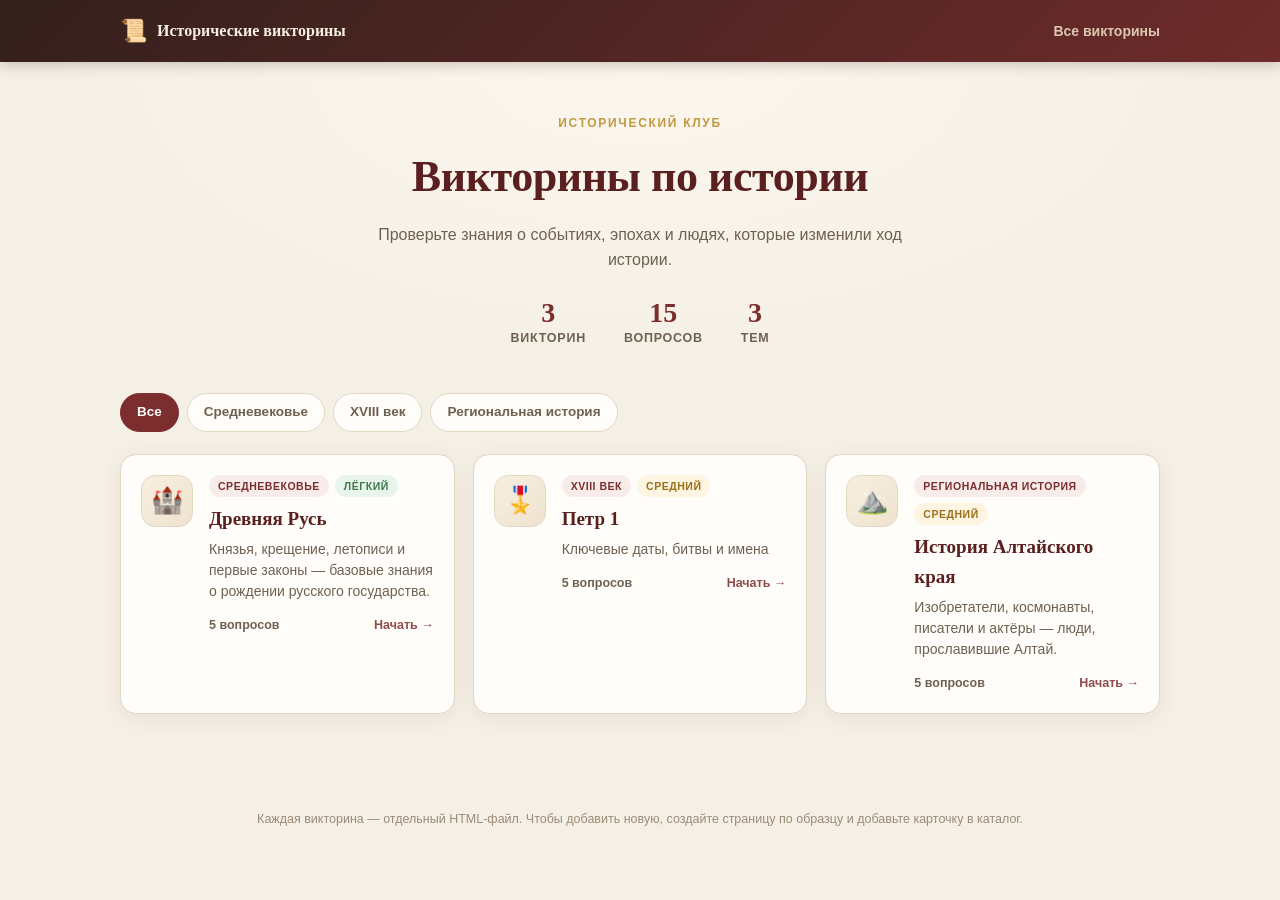
<file: index.html>
<!DOCTYPE html>
<html lang="ru">
<head>
<meta charset="UTF-8">
<meta name="viewport" content="width=device-width, initial-scale=1.0">
<title>Исторические викторины</title>
<link rel="stylesheet" href="styles.css">
</head>
<body>

<header class="site-header">
  <div class="header-inner">
    <a href="index.html" class="logo"><span class="logo-mark">📜</span><span>Исторические викторины</span></a>
    <nav class="header-nav"><a href="index.html">Все викторины</a></nav>
  </div>
</header>

<main>
  <section class="hero">
    <p class="hero-kicker">Исторический клуб</p>
    <h1 class="hero-title">Викторины по истории</h1>
    <p class="hero-sub">Проверьте знания о событиях, эпохах и людях, которые изменили ход истории.</p>
    <div class="hero-stats" id="heroStats"></div>
  </section>

  <section class="catalog">
    <div class="filters" id="filters"></div>
    <div class="quiz-grid" id="quizGrid"></div>
  </section>
</main>

<footer class="site-footer">
  Каждая викторина — отдельный HTML-файл. Чтобы добавить новую, создайте страницу по образцу и добавьте карточку в каталог.
</footer>

<script>
/* =========================================================
   КАТАЛОГ ВИКТОРИН

   Чтобы добавить викторину:
   1. Создайте отдельный HTML-файл (например, quiz-new.html)
      по образцу quiz-ancient-rus.html и заполните window.QUIZ_DATA.
   2. Добавьте объект в массив QUIZZES ниже, указав file.
   ========================================================= */

const QUIZZES = [
  {
    id: 'ancient-rus',
    file: 'quiz-ancient-rus.html',
    title: 'Древняя Русь',
    description: 'Князья, крещение, летописи и первые законы — базовые знания о рождении русского государства.',
    category: 'Средневековье',
    difficulty: 'Лёгкий',
    icon: '🏰',
    count: 5
  },
  {
    id: 'wwii',
    file: 'Peter I.html',
    title: 'Петр 1',
    description: 'Ключевые даты, битвы и имена',
    category: 'XVIII век',
    difficulty: 'Средний',
    icon: '🎖️',
    count: 5
  },
  {
    id: 'altai-history',
    file: 'Altay\quiz-altai-history.html',
    title: 'История Алтайского края',
    description: 'Изобретатели, космонавты, писатели и актёры — люди, прославившие Алтай.',
    category: 'Региональная история',
    difficulty: 'Средний',
    icon: '⛰️',
    count: 5
  }
];

/* =========================================================
   ЛОГИКА КАТАЛОГА
   ========================================================= */

let activeCategory = 'Все';

function escapeHtml(s){
  return String(s).replace(/[&<>"']/g, c => (
    { '&':'&amp;', '<':'&lt;', '>':'&gt;', '"':'&quot;', "'":'&#39;' }[c]
  ));
}

function diffClass(d){
  if (d === 'Лёгкий') return 'easy';
  if (d === 'Сложный') return 'hard';
  return 'medium';
}

function renderStats(){
  const totalQuestions = QUIZZES.reduce((sum, q) => sum + q.count, 0);
  const categories = new Set(QUIZZES.map(q => q.category));
  document.getElementById('heroStats').innerHTML = `
    <div><b>${QUIZZES.length}</b><span>викторин</span></div>
    <div><b>${totalQuestions}</b><span>вопросов</span></div>
    <div><b>${categories.size}</b><span>тем</span></div>
  `;
}

function renderFilters(){
  const categories = ['Все', ...new Set(QUIZZES.map(q => q.category))];
  document.getElementById('filters').innerHTML = categories.map(c => `
    <button class="chip ${c === activeCategory ? 'active' : ''}" data-cat="${escapeHtml(c)}">
      ${escapeHtml(c)}
    </button>`).join('');
}

function renderGrid(){
  const grid = document.getElementById('quizGrid');
  const list = activeCategory === 'Все'
    ? QUIZZES
    : QUIZZES.filter(q => q.category === activeCategory);

  if (!list.length){
    grid.innerHTML = '<p class="empty">В этой категории пока нет викторин.</p>';
    return;
  }

  grid.innerHTML = list.map(q => `
    <a class="quiz-card" href="${escapeHtml(q.file)}">
      <div class="quiz-card-icon">${q.icon || '📜'}</div>
      <div class="quiz-card-body">
        <div class="quiz-card-tags">
          <span class="tag">${escapeHtml(q.category)}</span>
          <span class="tag diff-${diffClass(q.difficulty)}">${escapeHtml(q.difficulty)}</span>
        </div>
        <h3>${escapeHtml(q.title)}</h3>
        <p>${escapeHtml(q.description)}</p>
        <div class="quiz-card-meta">
          <span>${q.count} вопросов</span>
          <span class="go">Начать →</span>
        </div>
      </div>
    </a>
  `).join('');
}

document.getElementById('filters').addEventListener('click', e => {
  const btn = e.target.closest('.chip');
  if (!btn) return;
  activeCategory = btn.dataset.cat;
  document.querySelectorAll('.chip').forEach(c => {
    c.classList.toggle('active', c.dataset.cat === activeCategory);
  });
  renderGrid();
});

renderStats();
renderFilters();
renderGrid();
</script>

</body>
</html>
</file>
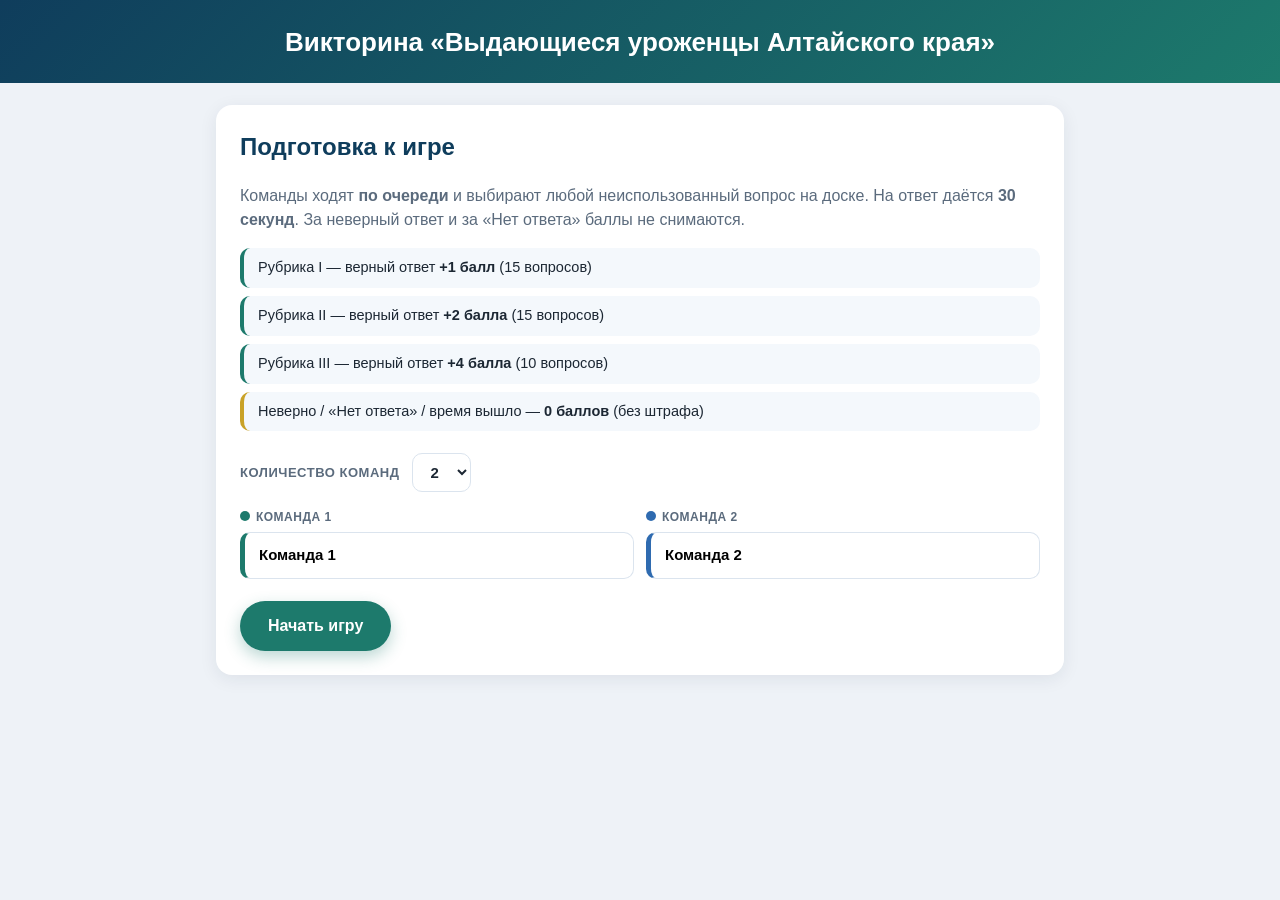
<file: Altay/quiz-altai-history.html>
<!DOCTYPE html>
<html lang="ru">
<head>
<meta charset="UTF-8">
<meta name="viewport" content="width=device-width, initial-scale=1.0">
<title>Викторина «Выдающиеся уроженцы Алтайского края»</title>
<style>
  :root{
    --ink:#1c2733; --brand:#0f3d5c; --accent:#1d7a6c; --line:#dbe4ee;
  }
  *{box-sizing:border-box}
  body{
    margin:0; font-family:-apple-system,BlinkMacSystemFont,"Segoe UI",Roboto,Arial,sans-serif;
    background:#eef2f7; color:var(--ink); line-height:1.5; min-height:100vh;
  }
  header{
    background:linear-gradient(135deg,#0f3d5c 0%,#1d7a6c 100%);
    color:#fff; padding:26px 20px 24px; text-align:center;
  }
  header h1{margin:0; font-size:clamp(18px,3.6vw,26px); line-height:1.25}

  .container{max-width:880px; margin:0 auto; padding:22px 16px 60px}
  .hidden{display:none !important}
  .card{background:#fff; border-radius:16px; padding:24px; box-shadow:0 4px 18px rgba(20,40,70,.08)}

  .btn{
    font:inherit; font-weight:700; padding:13px 28px; border-radius:999px;
    border:none; cursor:pointer; transition:background .15s, transform .1s, opacity .15s;
  }
  .btn:active:not(:disabled){transform:scale(.98)}
  .btn.primary{background:var(--accent); color:#fff; box-shadow:0 6px 16px rgba(29,122,108,.3)}
  .btn.primary:hover:not(:disabled){background:#166254}
  .btn.ghost{background:#fff; color:#5b6b7d; border:1px solid #d5dee8}
  .btn.ghost:hover:not(:disabled){background:#f4f7fa; color:#33475b}
  .btn:disabled{opacity:.45; cursor:not-allowed; box-shadow:none}

  /* ---------- старт ---------- */
  .rules{list-style:none; padding:0; margin:16px 0 22px}
  .rules li{
    padding:9px 14px; border-radius:10px; background:#f4f8fc; margin-bottom:8px;
    font-size:14.5px; border-left:4px solid var(--accent);
  }
  .rules li.zero{border-left-color:#c9a227}
  .team-count-row{
    display:flex; align-items:center; gap:12px; flex-wrap:wrap;
    margin-bottom:16px; font-size:13px; font-weight:700; color:#5b6b7d;
    text-transform:uppercase; letter-spacing:.04em;
  }
  .team-count-row select{
    padding:9px 14px; border-radius:10px; border:1px solid var(--line);
    font:inherit; font-size:15px; background:#fff; color:var(--ink);
    cursor:pointer;
  }
  .team-count-row select:focus{
    outline:none; border-color:var(--accent); box-shadow:0 0 0 3px rgba(29,122,108,.15);
  }
  .name-inputs{
    display:grid; grid-template-columns:repeat(auto-fit,minmax(150px,1fr));
    gap:12px; margin-bottom:22px;
  }
  .name-inputs label{
    display:block; font-size:12px; font-weight:700; color:#5b6b7d;
    text-transform:uppercase; letter-spacing:.04em;
  }
  .name-inputs input{
    width:100%; margin-top:6px; padding:11px 14px; border:1px solid var(--line);
    border-radius:10px; font:inherit; font-size:15px; background:#fff;
    border-left-width:5px;
  }
  .name-inputs input:focus{
    outline:none; border-color:var(--accent); box-shadow:0 0 0 3px rgba(29,122,108,.15);
  }
  .dot{
    display:inline-block; width:10px; height:10px; border-radius:50%;
    margin-right:6px; vertical-align:baseline;
  }

  /* ---------- табло ---------- */
  .scoreboard{
    display:flex; flex-wrap:wrap; gap:12px; margin-bottom:16px;
  }
  .team-card{
    flex:1 1 140px; background:#fff; border-radius:14px; padding:12px 15px;
    border:2px solid #e6ecf3; border-top:5px solid var(--tc);
    box-shadow:0 3px 12px rgba(20,40,70,.07);
    transition:.2s; overflow:hidden;
  }
  .team-card.active{
    background:var(--tsoft); border-color:var(--tc);
    transform:translateY(-2px);
    box-shadow:0 8px 22px rgba(20,40,70,.18);
  }
  .team-card .tname{
    font-size:12px; font-weight:800; color:var(--tc); text-transform:uppercase;
    letter-spacing:.05em; white-space:nowrap; overflow:hidden; text-overflow:ellipsis;
  }
  .team-card .tscore{
    font-size:30px; font-weight:800; color:var(--tc); line-height:1.15;
    font-variant-numeric:tabular-nums;
  }
  .team-card .tscore.neg{color:#c0392b}
  .team-card .tstatus{
    font-size:11.5px; font-weight:700; letter-spacing:.05em; text-transform:uppercase;
    color:var(--tc); opacity:0; transition:.2s;
  }
  .team-card.active .tstatus{opacity:1}

  /* ---------- доска ---------- */
  .turn-hint{
    padding:10px 16px; border-radius:12px; font-size:14.5px; text-align:center;
    border:1px solid transparent; margin-bottom:14px;
  }
  .turn-hint b{font-weight:800}
  .board-section{
    background:#fff; border-radius:14px; padding:16px 18px; margin-bottom:14px;
    box-shadow:0 3px 12px rgba(20,40,70,.07);
  }
  .board-head{
    display:flex; justify-content:space-between; align-items:baseline; gap:10px;
    padding-left:10px; border-left:4px solid; margin-bottom:12px; flex-wrap:wrap;
  }
  .bs-title{font-size:16px; font-weight:800}
  .bs-meta{font-size:12.5px; color:#7b8a9c; font-weight:600}
  .cells{display:grid; grid-template-columns:repeat(5,1fr); gap:8px}
  @media (max-width:560px){ .cells{grid-template-columns:repeat(4,1fr)} }
  .cell{
    aspect-ratio:1.55/1; border-radius:11px; border:2px solid;
    font-family:inherit; cursor:pointer; transition:.15s;
    display:flex; flex-direction:column; align-items:center; justify-content:center; gap:1px;
  }
  .cell .num{font-size:clamp(16px,4vw,22px); font-weight:800; line-height:1}
  .cell .pts{font-size:10.5px; font-weight:700; opacity:.7}
  .cell.r1{background:#e8f1f8; border-color:#b9d3e8; color:#1b5e8a}
  .cell.r1:hover:not(:disabled){background:#d5e6f5; transform:translateY(-2px); box-shadow:0 4px 10px rgba(27,94,138,.18)}
  .cell.r2{background:#e9f6f2; border-color:#a8d9cd; color:#1d7a6c}
  .cell.r2:hover:not(:disabled){background:#d6efe8; transform:translateY(-2px); box-shadow:0 4px 10px rgba(29,122,108,.18)}
  .cell.r3{background:#f0ebfa; border-color:#cfc3ec; color:#5b3fa8}
  .cell.r3:hover:not(:disabled){background:#e4dbf7; transform:translateY(-2px); box-shadow:0 4px 10px rgba(91,63,168,.18)}
  .cell.used{background:#f0f2f5 !important; border-color:#e0e4ea !important; color:#b8c0cc !important; cursor:default; transform:none !important; box-shadow:none !important}
  .cell.used .num{text-decoration:line-through}
  .board-footer{display:flex; justify-content:center; margin-top:8px}

  /* ---------- вопрос ---------- */
  .q-head{display:flex; justify-content:space-between; align-items:center; gap:10px; flex-wrap:wrap; margin-bottom:14px}
  .q-counter{font-size:12px; font-weight:800; letter-spacing:.08em; text-transform:uppercase; color:#7b8a9c}
  .badge{border-radius:999px; padding:4px 13px; font-size:12px; font-weight:700}
  .badge.r1{background:#e8f1f8; color:#1b5e8a}
  .badge.r2{background:#e9f6f2; color:#1d7a6c}
  .badge.r3{background:#f0ebfa; color:#5b3fa8}
  .turn-banner{padding:9px 16px; border-radius:11px; font-size:15px; text-align:center; border:1px solid transparent; margin-bottom:14px}
  .turn-banner b{font-weight:800}

  .timer-wrap{display:flex; align-items:center; gap:12px; margin:0 0 20px}
  .timer-toggle{
    flex:0 0 auto; width:36px; height:36px; border-radius:50%;
    border:1px solid #d5dee8; background:#fff; color:#1d7a6c;
    font-size:14px; cursor:pointer; transition:.15s;
    display:flex; align-items:center; justify-content:center;
    font-family:inherit;
  }
  .timer-toggle:hover:not(:disabled){background:#f4f8fc; border-color:#1d7a6c}
  .timer-toggle:disabled{opacity:.45; cursor:not-allowed}
  .timer-bar{flex:1; height:12px; background:#e6ecf3; border-radius:999px; overflow:hidden}
  .timer-fill{
    height:100%; width:100%; border-radius:999px;
    background:linear-gradient(90deg,#1d7a6c,#3fbfa0);
    transition:width .1s linear, background .3s;
  }
  .timer-fill.warn{background:linear-gradient(90deg,#e0a030,#f0c060)}
  .timer-fill.danger{background:linear-gradient(90deg,#c0392b,#e06050)}
  .timer-num{
    font-variant-numeric:tabular-nums; font-weight:800; font-size:21px;
    color:var(--brand); min-width:2.2ch; text-align:right;
  }
  .timer-num.danger{color:#c0392b}

  .q-text{margin:0 0 18px; font-size:17px; line-height:1.55}

  /* ---------- изображение в вопросе ---------- */
  .q-image-wrap{margin:0 0 20px; text-align:center}
  .q-image{
    max-width:100%; max-height:340px; border-radius:12px;
    border:1px solid #dbe4ee; box-shadow:0 2px 10px rgba(20,40,70,.06);
    display:block; margin:0 auto;
  }
  .q-image-placeholder{
    max-width:420px; margin:0 auto; padding:24px 16px;
    border:2px dashed #c9d0da; border-radius:12px; background:#f8fafc;
    color:#7b8a9c; font-size:13.5px; line-height:1.6;
  }
  .q-image-placeholder b{color:#5b6b7d}

  .options{display:flex; flex-direction:column; gap:9px}
  .options.row{flex-direction:row; gap:12px}
  .options.row .opt{justify-content:center; font-weight:700; font-size:16px}
  .opt{
    display:flex; gap:11px; align-items:flex-start; padding:11px 15px;
    border:1px solid #dbe4ee; border-radius:11px; font-size:15px; background:#fff;
    transition:.15s; font-family:inherit; color:inherit; text-align:left;
    width:100%; cursor:pointer;
  }
  .opt:hover:not(.locked):not(:disabled){background:#f4f8fc; border-color:#b9d3e8}
  .opt:disabled{cursor:default}
  .opt .ltr{font-weight:800; color:#1d7a6c; flex:0 0 auto}
  .opt.correct{border-color:#5fbf87; background:#e7f7ec}
  .opt.correct .ltr{color:#1f8a4c}
  .opt.wrong{border-color:#e08a80; background:#fdeceb}
  .opt.wrong .ltr{color:#c0392b}
  .open-answer-hint{padding:16px; border:1px dashed #c9d0da; border-radius:11px; text-align:center; color:#7b8a9c; font-size:14px; background:#f8fafc}

  .reveal-box{margin-top:14px; padding:12px 16px; border-radius:11px; background:#f4f8fc; border:1px solid #cfdae6; color:#33475b; font-size:14.5px}
  .reveal-box .note{margin-top:6px; font-size:13.5px; font-weight:400; color:#5b6b7d}

  .verdict-bar{display:flex; gap:10px; flex-wrap:wrap; margin-top:20px}
  .vbtn{
    flex:1; min-width:130px; padding:13px 18px; border-radius:12px; border:2px solid;
    font:inherit; font-weight:800; font-size:15px; cursor:pointer; transition:.15s;
    display:flex; align-items:center; justify-content:center; gap:8px;
  }
  .vbtn:active{transform:scale(.98)}
  .v-correct{background:#e7f7ec; border-color:#5fbf87; color:#1f6b40}
  .v-correct:hover{background:#d3f0dd}
  .v-wrong{background:#fdeceb; border-color:#e08a80; color:#a53226}
  .v-wrong:hover{background:#fad8d5}
  .v-noanswer{background:#f0f2f5; border-color:#c9d0da; color:#5b6b7d}
  .v-noanswer:hover{background:#e4e8ee}

  .reveal-row{display:flex; justify-content:flex-end; margin-top:10px}
  .reveal-btn{
    background:none; border:none; color:#7b8a9c; font:inherit; font-size:13px;
    cursor:pointer; text-decoration:underline; padding:4px;
  }
  .reveal-btn:hover{color:#33475b}
  .reveal-btn:disabled{opacity:.5; cursor:default; text-decoration:none}

  .feedback{margin-top:16px; padding:14px 16px; border-radius:12px; font-size:15px; line-height:1.5}
  .feedback.ok{background:#e7f7ec; color:#1f6b40; border:1px solid #a8d9b8}
  .feedback.bad{background:#fdeceb; color:#a53226; border:1px solid #f0b8b2}
  .feedback.neutral{background:#f4f6f9; color:#33475b; border:1px solid #d8dee7}

  .q-actions{display:flex; justify-content:center; gap:12px; flex-wrap:wrap; margin-top:18px}
  .undo-link{
    background:none; border:none; color:#7b8a9c; font:inherit; font-size:13.5px;
    cursor:pointer; text-decoration:underline; padding:6px;
  }
  .undo-link:hover{color:#33475b}

  /* ---------- финал ---------- */
  .winner{text-align:center; font-size:20px; font-weight:800; color:var(--brand); margin:6px 0 22px}
  .final-scores{
    display:grid; grid-template-columns:repeat(auto-fit,minmax(150px,1fr));
    gap:14px;
  }
  .final-team{
    border:2px solid var(--tc); border-top:6px solid var(--tc);
    border-radius:14px; padding:16px; text-align:center; background:var(--tsoft);
  }
  .ft-name{font-size:13px; font-weight:800; text-transform:uppercase; letter-spacing:.04em; color:var(--tc);
           white-space:nowrap; overflow:hidden; text-overflow:ellipsis}
  .ft-score{font-size:42px; font-weight:800; line-height:1.15; font-variant-numeric:tabular-nums; color:var(--tc)}
  .ft-stats{font-size:12.5px; color:#5b6b7d; margin-top:4px}
</style>
</head>
<body>

<header>
  <h1>Викторина «Выдающиеся уроженцы Алтайского края»</h1>
</header>

<main class="container">

  <!-- СТАРТ -->
  <section id="startScreen" class="card">
    <h2 style="margin-top:0;color:var(--brand)">Подготовка к игре</h2>
    <p style="margin-top:0;color:#5b6b7d">
      Команды ходят <b>по очереди</b> и выбирают любой неиспользованный вопрос на доске.
      На ответ даётся <b>30 секунд</b>. За неверный ответ и за «Нет ответа» баллы не снимаются.
    </p>
    <ul class="rules">
      <li>Рубрика I — верный ответ <b>+1 балл</b> (15 вопросов)</li>
      <li>Рубрика II — верный ответ <b>+2 балла</b> (15 вопросов)</li>
      <li>Рубрика III — верный ответ <b>+4 балла</b> (10 вопросов)</li>
      <li class="zero">Неверно / «Нет ответа» / время вышло — <b>0 баллов</b> (без штрафа)</li>
    </ul>

    <div class="team-count-row">
      <label for="teamCount">Количество команд</label>
      <select id="teamCount">
        <option value="2" selected>2</option>
        <option value="3">3</option>
        <option value="4">4</option>
        <option value="5">5</option>
        <option value="6">6</option>
      </select>
    </div>

    <div class="name-inputs" id="nameInputs"></div>

    <button id="startBtn" class="btn primary">Начать игру</button>
  </section>

  <!-- ИГРА -->
  <section id="gameScreen" class="hidden">
    <div class="scoreboard" id="scoreboard"></div>

    <div id="boardView">
      <div class="turn-hint" id="turnHint"></div>
      <div id="board"></div>
      <div class="board-footer">
        <button id="endGameBtn" class="btn ghost">Завершить игру</button>
      </div>
    </div>

    <div id="questionView" class="card hidden"></div>
  </section>

  <!-- ФИНАЛ -->
  <section id="resultScreen" class="card hidden"></section>

</main>

<script>
/* ============================ ДАННЫЕ ВИКТОРИНЫ ============================ */
/*
  ДЛЯ ДОБАВЛЕНИЯ ФОТО к вопросу рубрики I:
  укажите имя файла в поле image, например:
    image: "yuri-kondratyuk.jpg"
  Если поле image пустое ("") — будет показана заглушка.
*/
const QUESTIONS = [
   /* --- Рубрика I: 15 вопросов по 1 баллу --- */
  { id:1, rubric:1, points:1, type:'mc',
    image:"yuri-kondratyuk.jpg",
    text:"Учёный-самоучка, один из основоположников космонавтики, рассчитавший оптимальную траекторию полёта к Луне. В 1929–1930 гг. построил знаменитый элеватор «Мастодонт» без единого гвоздя в Камне-на-Оби. В его честь названа улица в Камне-на-Оби.",
    options:["Константин Циолковский","Сергей Королев","Юрий Кондратюк","Михаил Янгель"], correct:2 },
  { id:2, rubric:1, points:1, type:'mc',
    image:"ekaterina-savinova.jpg",
    text:"Советская актриса, заслуженная артистка РСФСР, исполнительница главной роли в фильме «Приходите завтра…». Родилась в селе Ельцовка Алтайского края. Погибла в молодом возрасте под колёсами поезда.",
    options:["Нина Усатова","Екатерина Савинова","Ирина Мирошниченко","Лариса Буркова"], correct:1 },
  { id:3, rubric:1, points:1, type:'mc',
    image:"ivan-pyrjev.jpg",
    text:"Советский кинорежиссёр, сценарист, народный артист СССР, шестикратный лауреат Сталинской премии, автор фильмов «Кубанские казаки», «Свинарка и пастух». Родился в селе Камень (ныне Камень-на-Оби) Алтайского края.",
    options:["Владимир Хотиненко","Михаил Евдокимов","Иван Пырьев","Александр Панкратов-Чёрный"], correct:2 },
  { id:4, rubric:1, points:1, type:'mc',
    image:"mikhail-evdokimov.jpg",
    text:"Артист эстрады и политик, губернатор Алтайского края (2004–2005). Вырос в селе Верх-Обское Смоленского района Алтайского края.",
    options:["Алексей Булдаков","Михаил Евдокимов","Владимир Хотиненко","Геннадий Бачинский"], correct:1 },
  { id:5, rubric:1, points:1, type:'mc',
    image:"aleksandr-pankratov-chyorny.jpg",
    text:"Актёр и кинорежиссёр, народный артист РФ, известен по фильмам «Покровские ворота», «Человек с бульвара Капуцинов». Родился в селе Конёво Алтайского края.",
    options:["Александр Панкратов-Чёрный","Валерий Золотухин","Сергей Серов","Владимир Кашпур"], correct:0 },
  { id:6, rubric:1, points:1, type:'mc',
    image:"aleksey-buldakov.jpg",
    text:"Российский актёр, известный комедийными ролями, в том числе генерала Иволгина в фильмах «Особенности национальной охоты», «Особенности национальной рыбалки» и других. Родился в посёлке Макаровка Ключевского района Алтайского края.",
    options:["Александр Панкратов-Чёрный","Михаил Евдокимов","Алексей Булдаков","Вячеслав Зайцев"], correct:2 },
  { id:7, rubric:1, points:1, type:'mc',
    image:"nina-usatova.jpg",
    text:"Советская и российская актриса театра и кино, народная артистка РФ, лауреат двух премий «Ника» и «Золотой орёл». Родилась в селе Озёрки Алтайского края.",
    options:["Нина Усатова","Ирина Мирошниченко","Екатерина Савинова","Галина Коньшина"], correct:0 },
  { id:8, rubric:1, points:1, type:'mc',
    image:"raisa-gorbachyova.jpg",
    text:"Жена одного из руководителей СССР, уроженка города Рубцовска Алтайского края.",
    options:["Раиса Горбачёва","Вера Брежнева","Нина Хрущёва","Татьяна Андропова"], correct:0 },
  { id:9, rubric:1, points:1, type:'mc',
    image:"vasiliy-lazarev.jpg",
    text:"Советский и российский космонавт, Герой Советского Союза, совершил полёт на корабле «Союз-12» в 1973 году. Родился в селе Порошино Кытмановского района Алтайского края.",
    options:["Василий Лазарев","Герман Титов","Алексей Леонов","Владимир Клочков"], correct:0 },
  { id:10, rubric:1, points:1, type:'mc',
    image:"vladimir-kashpur.jpg",
    text:"Советский и российский актёр театра и кино, народный артист РСФСР, известен по фильмам «Живые и мёртвые», «Тени исчезают в полдень». Родился в селе Баево Алтайского края.",
    options:["Александр Панкратов-Чёрный","Сергей Серов","Валерий Золотухин","Владимир Кашпур"], correct:3 },
  { id:11, rubric:1, points:1, type:'mc',
    image:"aleksey-smertin.jpg",
    text:"Советский и российский футболист, полузащитник, игрок сборной России и английского «Чарльтона». Родился в Барнауле. В честь него названы парк и спортивная школа в Барнауле.",
    options:["Алексей Смертин","Владимир Смирнов","Георгий Исаков","Антон Петров"], correct:0 },
  { id:12, rubric:1, points:1, type:'mc',
    image:"vladimir-potkin.jpg",
    text:"Конструктор, создатель знаменитого российского танка Т-90, названного «танковым Калашниковым». Родился в селе Калманка Алтайского края.",
    options:["Михаил Кошкин","Михаил Калашников","Александр Морозов","Владимир Поткин"], correct:3 },
  { id:13, rubric:1, points:1, type:'mc',
    image:"vladimir-khotinenko.jpg",
    text:"Советский кинорежиссёр, народный артист РФ, автор фильмов «Макаров», «Мусульманин», «72 метра», «Поп». Родился в Славгороде Алтайского края.",
    options:["Владимир Хотиненко","Иван Пырьев","Александр Панкратов-Чёрный","Михаил Евдокимов"], correct:0 },
  { id:14, rubric:1, points:1, type:'mc',
    image:"gennadiy-bachinskiy.jpg",
    text:"Российский радио- и телеведущий, генеральный продюсер радио «MAXIMUM». Родился в городе Яровое Алтайского края.",
    options:["Лев Квин","Алексей Смертин","Геннадий Бачинский","Сергей Серов"], correct:2 },
  { id:15, rubric:1, points:1, type:'mc',
    image:"viktor-galazin.jpg",
    text:"Один из создателей отечественной навигационной системы ГЛОНАСС, заслуженный работник геодезии и картографии. Родился в Барнауле.",
    options:["Виктор Галазин","Михаил Рязанский","Геннадий Сакович","Владимир Поткин"], correct:0 },

  /* --- Рубрика II: 15 вопросов по 2 балла --- */
  { id:16, rubric:2, points:2, type:'text',
    text:"Создатель всемирно известного автомата, конструктор стрелкового оружия, дважды Герой Социалистического Труда. Родился в селе Курья Алтайского края.",
    show:"Калашников (М. Т. Калашников)", keys:["калашников"] },
  { id:17, rubric:2, points:2, type:'text',
    text:"Писатель, актёр и кинорежиссёр, автор фильмов «Калина красная», «Печки-лавочки». Родился в селе Сростки Бийского района Алтайского края. В Бийске его именем названа привокзальная площадь.",
    show:"Шукшин (В. М. Шукшин)", keys:["шукшин"] },
  { id:18, rubric:2, points:2, type:'text',
    text:"Лётчик-космонавт, второй человек в космосе. Совершил полёт длительностью более суток, установив рекорд самого молодого космонавта (25 лет). Родился в селе Верх-Жилино Косихинского района Алтайского края.",
    show:"Титов (Г. С. Титов)", keys:["титов"] },
  { id:19, rubric:2, points:2, type:'text',
    text:"Создатель первой в России паровой машины и первого в мире двухцилиндрового парового двигателя. Работал на Алтае, в Барнауле. В его честь назван Алтайский государственный технический университет и улица в Барнауле.",
    show:"Ползунов (И. И. Ползунов)", keys:["ползунов"] },
  { id:20, rubric:2, points:2, type:'text',
    text:"Советский учёный-садовод, селекционер, академик ВАСХНИЛ, Герой Социалистического Труда. Вывел 128 сортов плодово-ягодных культур, приспособленных к сибирским условиям, инициатор введения в культуру облепихи. В Барнауле в его честь назван НИИ садоводства Сибири.",
    show:"Лисавенко (М. А. Лисавенко)", keys:["лисавенко"] },
  { id:21, rubric:2, points:2, type:'text',
    text:"Горный инженер, изобретатель, организатор горнозаводского производства на Алтае. В 1809 году построил одну из первых в России чугунно-рельсовую дорогу. Был начальником Колывано-Воскресенских заводов и Томским гражданским губернатором. В Барнауле в честь него и его отца названа улица.",
    show:"Фролов (П. К. Фролов)", keys:["фролов"] },
  { id:22, rubric:2, points:2, type:'text',
    text:"Советский и российский актёр театра и кино, народный артист РСФСР, известен по ролям в фильмах «Бумбараш», «Маленькие трагедии». Родился в селе Быстрый Исток Алтайского края. Его именем назван Молодёжный театр в Барнауле.",
    show:"Золотухин (В. С. Золотухин)", keys:["золотухин"] },
  { id:23, rubric:2, points:2, type:'text',
    text:"Участник Великой Отечественной войны, разведчик и связист, кавалер двух орденов Красной Звезды. Стал прообразом памятника советским воинам-освободителям «Алёша» в болгарском городе Пловдив. Родился в селе Налобиха Косихинского района.",
    show:"Скурлатов (Алексей Скурлатов)", keys:["скурлатов"] },
  { id:24, rubric:2, points:2, type:'text',
    text:"Дважды Герой Советского Союза, единственный в Алтайском крае обладатель двух Золотых Звёзд. Родился в селе Гоньба, вырос в Барнауле. Совершил более 200 боевых вылетов.",
    show:"Плотников (П. А. Плотников)", keys:["плотников"] },
  { id:25, rubric:2, points:2, type:'text',
    text:"Герой Советского Союза, лётчик-штурмовик, чей самолёт враги прозвали «чёрной смертью». Родился в селе Шелаболиха Алтайского края. В Барнауле его именем названа одна из крупных магистралей, проходящая через три района города.",
    show:"Малахов (Н. М. Малахов)", keys:["малахов"] },
  { id:26, rubric:2, points:2, type:'text',
    text:"Герой Советского Союза, полковник, отличился при обороне Москвы, был начальником штаба дивизии. Погиб в бою 26 июля 1944 года. Его именем названа одна из главных улиц Ленинского района Барнаула.",
    show:"Юрин (А. Н. Юрин)", keys:["юрин"] },
  { id:27, rubric:2, points:2, type:'text',
    text:"Герой Советского Союза, гвардии капитан, родился в Барнауле в 1909 году на той самой улице, которая теперь носит его имя. Участвовал в освобождении городов России, Белоруссии, Прибалтики.",
    show:"Петров (Антон Петров)", keys:["петров"] },
  { id:28, rubric:2, points:2, type:'text',
    text:"Известный советский поэт, автор текстов песен «Позвони мне, позвони», «Мгновения», «Притяжение Земли». Родился в селе Косиха Алтайского края.",
    show:"Рождественский (Р. И. Рождественский)", keys:["рождественский"] },
  { id:29, rubric:2, points:2, type:'text',
    text:"Советский поэт, прозаик, драматург, краевед. Автор повести «Голубая дама» и оперетты по ней, ставшей «визитной карточкой» Алтайского театра музыкальной комедии. Почётный гражданин Барнаула и Алтайского края.",
    show:"Юдалевич (Марк Юдалевич)", keys:["юдалевич"] },
  { id:30, rubric:2, points:2, type:'text',
    text:"Младший сержант, Герой Советского Союза посмертно. Родился в деревне Касмала Павловского района Алтайского края. В бою у города Яссы противотанковой гранатой уничтожил вражескую пушку вместе с расчётом, при этом погиб сам. В Барнауле его именем названа улица.",
    show:"Исаков (Георгий Исаков)", keys:["исаков"] },

  /* --- Рубрика III: 10 вопросов по 4 балла --- */
  { id:31, rubric:3, points:4, type:'tf',
    text:"Герман Титов до сих пор остаётся самым молодым человеком, побывавшим в космосе.",
    correct:"Правда", note:"" },
  { id:32, rubric:3, points:4, type:'tf',
    text:"Михаил Калашников родился в селе Курья Алтайского края, и в центре этого села ему установлен бюст.",
    correct:"Правда", note:"" },
  { id:33, rubric:3, points:4, type:'tf',
    text:"Элеватор «Мастодонт», построенный Юрием Кондратюком в Камне-на-Оби без единого гвоздя, рухнул через два года после строительства, что и стало причиной ареста конструктора.",
    correct:"Ложь", note:"Элеватор простоял больше 60 лет и сгорел в 1990-х годах." },
  { id:34, rubric:3, points:4, type:'tf',
    text:"Танк Т-90, созданный конструктором Владимиром Поткиным, уроженцем села Калманка Алтайского края, получил официальное имя «Владимир» — в честь своего создателя.",
    correct:"Правда", note:"" },
  { id:35, rubric:3, points:4, type:'tf',
    text:"Василий Шукшин был актёром-самоучкой и никогда не учился во ВГИКе.",
    correct:"Ложь", note:"Шукшин учился во ВГИКе (мастерская М. И. Ромма)." },
  { id:36, rubric:3, points:4, type:'tf',
    text:"Раиса Горбачёва, жена первого президента СССР, родилась в городе Рубцовске Алтайского края.",
    correct:"Правда", note:"" },
  { id:37, rubric:3, points:4, type:'tf',
    text:"Писатель Виталий Бианки в годы Гражданской войны жил на Алтае под фамилией Белянин и был одним из основателей Бийского краеведческого музея.",
    correct:"Правда", note:"" },
  { id:38, rubric:3, points:4, type:'tf',
    text:"Валентина Терешкова, первая в мире женщина, побывавшая в космосе, приземлилась на территории Алтайского края.",
    correct:"Правда", note:"" },
  { id:39, rubric:3, points:4, type:'tf',
    text:"В честь Алексея Скурлатова, уроженца Косихинского района Алтайского края, который послужил прототипом памятника «Алёша», назван кратер на Луне.",
    correct:"Ложь", note:"Кратер на Луне назван в честь Германа Титова." },
  { id:40, rubric:3, points:4, type:'tf',
    text:"Алтайский поэт и драматург Марк Юдалевич является автором пьесы, посвящённой изобретателю Ивану Ползунову, и первым редактором журнала «Барнаул».",
    correct:"Ложь", note:"" }
];

/* ============================ КОНСТАНТЫ ============================ */

const LETTERS = ['A','B','C','D'];
const QUESTION_TIME = 30;

const TEAM_PALETTE = [
  { main:'#1d7a6c', soft:'#e9f6f2', border:'#a8d9cd' },
  { main:'#2f6bb0', soft:'#eaf1fa', border:'#b6cdea' },
  { main:'#a0522d', soft:'#fdf1ea', border:'#e8c4b0' },
  { main:'#7b3fa8', soft:'#f3eefa', border:'#d0c0e8' },
  { main:'#c0392b', soft:'#fdecea', border:'#f0b8b2' },
  { main:'#b8860b', soft:'#fdf8e6', border:'#ecd98a' }
];

const RUBRIC = {
  1: { label:'Рубрика I',  points:1, cls:'r1', color:'#1b5e8a' },
  2: { label:'Рубрика II', points:2, cls:'r2', color:'#1d7a6c' },
  3: { label:'Рубрика III',points:4, cls:'r3', color:'#5b3fa8' }
};

/* ============================ СОСТОЯНИЕ ============================ */

const state = {
  teams: [],
  turn: 0,
  used: new Set(),
  currentQ: null,
  resolved: false,
  lastVerdict: null,
  timerId: null,
  deadline: 0,
  timerPaused: false,
  remainingMs: QUESTION_TIME * 1000
};

/* ============================ УТИЛИТЫ ============================ */

function escapeHtml(s){
  return String(s).replace(/[&<>"']/g, c => ({'&':'&amp;','<':'&lt;','>':'&gt;','"':'&quot;',"'":'&#39;'}[c]));
}
function ballWord(n){
  if (n === 1) return 'балл';
  if (n >= 2 && n <= 4) return 'балла';
  return 'баллов';
}
function teamColor(i){
  return TEAM_PALETTE[i % TEAM_PALETTE.length];
}

/* ============================ СТАРТОВЫЙ ЭКРАН ============================ */

function renderNameInputs(count){
  const container = document.getElementById('nameInputs');
  let html = '';
  for (let i = 0; i < count; i++){
    const c = teamColor(i);
    html += `<label>
      <span><span class="dot" style="background:${c.main}"></span>Команда ${i + 1}</span>
      <input id="teamName${i}" value="Команда ${i + 1}" maxlength="22" autocomplete="off"
             style="border-left-color:${c.main}">
    </label>`;
  }
  container.innerHTML = html;
}

/* ============================ СТАРТ ИГРЫ ============================ */

function startGame(){
  const count = Number(document.getElementById('teamCount').value);

  const names = [];
  for (let i = 0; i < count; i++){
    const inp = document.getElementById('teamName' + i);
    names.push(((inp && inp.value.trim()) || 'Команда ' + (i + 1)).slice(0, 22));
  }

  state.teams = names.map(name => ({
    name,
    score: 0,
    correct: 0,
    wrong: 0,
    noanswer: 0,
    timeout: 0
  }));
  state.turn = 0;
  state.used = new Set();
  state.currentQ = null;
  state.resolved = false;
  state.lastVerdict = null;
  stopTimer();

  document.getElementById('startScreen').classList.add('hidden');
  document.getElementById('resultScreen').classList.add('hidden');
  document.getElementById('gameScreen').classList.remove('hidden');

  showBoard();
}

/* ============================ ТАБЛО ============================ */

function renderScoreboard(){
  const sb = document.getElementById('scoreboard');
  sb.innerHTML = state.teams.map((t, i) => {
    const c = teamColor(i);
    const active = (i === state.turn);
    const scoreStr = (t.score > 0 ? '+' : '') + t.score;
    return `<div class="team-card ${active ? 'active' : ''}"
                 style="--tc:${c.main};--tsoft:${c.soft};">
      <div class="tname">${escapeHtml(t.name)}</div>
      <div class="tscore ${t.score < 0 ? 'neg' : ''}">${scoreStr}</div>
      <div class="tstatus">ход команды</div>
    </div>`;
  }).join('');
}

/* ============================ ДОСКА ============================ */

function showBoard(){
  document.getElementById('questionView').classList.add('hidden');
  document.getElementById('boardView').classList.remove('hidden');
  renderScoreboard();
  renderTurnHint();
  renderBoard();
}

function renderTurnHint(){
  const team = state.teams[state.turn];
  const c = teamColor(state.turn);
  const hint = document.getElementById('turnHint');
  hint.innerHTML = `Ход команды <b>${escapeHtml(team.name)}</b> — выберите вопрос на доске`
    + `<span style="opacity:.75;font-weight:600"> · отвечено ${state.used.size} из ${QUESTIONS.length}</span>`;
  hint.style.background = c.soft;
  hint.style.color = c.main;
  hint.style.borderColor = c.border;
}

function renderBoard(){
  const boardEl = document.getElementById('board');
  let html = '';

  [1,2,3].forEach(rub => {
    const qs = QUESTIONS.filter(q => q.rubric === rub);
    const r = RUBRIC[rub];

    html += `<section class="board-section">
      <header class="board-head" style="border-left-color:${r.color}">
        <span class="bs-title" style="color:${r.color}">${r.label}</span>
        <span class="bs-meta">${r.points} ${ballWord(r.points)} · ${qs.length} вопросов</span>
      </header>
      <div class="cells">`;

    qs.forEach(q => {
      const used = state.used.has(q.id);
      html += `<button class="cell ${r.cls}${used ? ' used' : ''}" data-id="${q.id}" ${used ? 'disabled' : ''}>
        <span class="num">${q.id}</span>
        <span class="pts">${used ? '✓' : '+' + q.points}</span>
      </button>`;
    });

    html += `</div></section>`;
  });

  boardEl.innerHTML = html;

  boardEl.querySelectorAll('.cell:not(.used)').forEach(btn => {
    btn.addEventListener('click', () => openQuestion(Number(btn.dataset.id)));
  });
}

/* ============================ ОТКРЫТИЕ ВОПРОСА ============================ */

function openQuestion(id){
  const q = QUESTIONS.find(x => x.id === id);
  if (!q || state.used.has(id)) return;

  state.currentQ = q;
  state.resolved = false;
  state.lastVerdict = null;

  document.getElementById('boardView').classList.add('hidden');
  const view = document.getElementById('questionView');
  view.classList.remove('hidden');

  renderQuestion(q);
  window.scrollTo({ top:0, behavior:'smooth' });
  startTimer();
}

function renderQuestion(q){
  const team = state.teams[state.turn];
  const c = teamColor(state.turn);
  const r = RUBRIC[q.rubric];

  /* --- изображение для рубрики I --- */
  let imageHTML = '';
  if (q.type === 'mc' && q.rubric === 1){
    if (q.image){
      imageHTML = `<div class="q-image-wrap">
        <img class="q-image" src="${escapeHtml(q.image)}" alt="Фото к вопросу ${q.id}">
      </div>`;
    } else {
      imageHTML = `<div class="q-image-wrap">
        <div class="q-image-placeholder">
          <b>Фото не добавлено</b><br>
          Укажите имя файла в поле <code>image</code> вопроса №${q.id}.
        </div>
      </div>`;
    }
  }

  let answerHTML = '';
  let verdictHTML = '';

  if (q.type === 'mc'){
    answerHTML = '<div class="options" id="options">' +
      q.options.map((o, j) =>
        `<button type="button" class="opt" data-i="${j}"><span class="ltr">${LETTERS[j]}</span><span>${escapeHtml(o)}</span></button>`
      ).join('') + '</div>';
    verdictHTML = `
      <div class="verdict-bar" id="verdictBar">
        <button type="button" class="vbtn v-noanswer" data-v="noanswer">🚫 Нет ответа</button>
      </div>`;
  } else if (q.type === 'tf'){
    answerHTML = '<div class="options row" id="options">' +
      ['Правда','Ложь'].map(v => `<button type="button" class="opt" data-v="${v}">${v}</button>`).join('') +
      '</div>';
    verdictHTML = `
      <div class="verdict-bar" id="verdictBar">
        <button type="button" class="vbtn v-noanswer" data-v="noanswer">🚫 Нет ответа</button>
      </div>`;
  } else {
    answerHTML = `<div class="open-answer-hint">Ведущий принимает устный ответ и нажимает вердикт</div>`;
    verdictHTML = `
      <div class="verdict-bar" id="verdictBar">
        <button type="button" class="vbtn v-correct" data-v="correct">✅ Верно <span>+${q.points}</span></button>
        <button type="button" class="vbtn v-wrong" data-v="wrong">❌ Неверно</button>
        <button type="button" class="vbtn v-noanswer" data-v="noanswer">🚫 Нет ответа</button>
      </div>`;
  }

  const view = document.getElementById('questionView');
  view.innerHTML = `
    <div class="q-head">
      <span class="q-counter">Вопрос ${q.id} из ${QUESTIONS.length}</span>
      <span class="badge ${r.cls}">${r.label} · ${q.points} ${ballWord(q.points)}</span>
    </div>

    <div class="turn-banner" style="background:${c.soft};color:${c.main};border-color:${c.border}">
      Отвечает: <b>${escapeHtml(team.name)}</b>
    </div>

    <div class="timer-wrap">
      <button type="button" class="timer-toggle" id="timerToggle" title="Пауза">⏸</button>
      <div class="timer-bar"><div class="timer-fill" id="timerFill"></div></div>
      <div class="timer-num" id="timerNum">${QUESTION_TIME}</div>
    </div>

    <p class="q-text">${escapeHtml(q.text)}</p>

    ${imageHTML}

    <div id="answerArea">${answerHTML}</div>
    <div id="revealBox" class="reveal-box hidden"></div>

    ${verdictHTML}

    <div class="reveal-row" id="revealRow">
      <button type="button" class="reveal-btn" id="revealBtn">👁 Показать правильный ответ</button>
    </div>

    <div class="feedback hidden" id="feedback"></div>

    <div class="q-actions hidden" id="backActions">
      <button type="button" class="btn primary" id="backBtn">Вернуться к доске</button>
      <button type="button" class="undo-link" id="undoBtn">✏️ Изменить вердикт</button>
    </div>
  `;

  /* --- таймер --- */
  document.getElementById('timerToggle').addEventListener('click', toggleTimer);
  updateTimerButton();

  /* --- клики по вариантам ответа (для mc и tf) --- */
  if (q.type === 'mc'){
    view.querySelectorAll('#options .opt').forEach(btn => {
      btn.addEventListener('click', () => resolveByOption(Number(btn.dataset.i)));
    });
  } else if (q.type === 'tf'){
    view.querySelectorAll('#options .opt').forEach(btn => {
      btn.addEventListener('click', () => resolveByOption(btn.dataset.v));
    });
  }

  /* --- кнопки вердикта (для text — верно/неверно/нет ответа, для mc/tf — только нет ответа) --- */
  view.querySelectorAll('#verdictBar .vbtn').forEach(b => {
    b.addEventListener('click', () => resolveVerdict(b.dataset.v));
  });

  document.getElementById('revealBtn').addEventListener('click', () => revealAnswer(q));
  document.getElementById('backBtn').addEventListener('click', backToBoard);
  document.getElementById('undoBtn').addEventListener('click', undoVerdict);
}

/* ============================ ТАЙМЕР ============================ */

function startTimer(){
  stopTimer();
  state.timerPaused = false;
  state.remainingMs = QUESTION_TIME * 1000;
  state.deadline = Date.now() + state.remainingMs;
  tick();
  state.timerId = setInterval(tick, 100);
  updateTimerButton();
}

function stopTimer(){
  if (state.timerId){
    clearInterval(state.timerId);
    state.timerId = null;
  }
}

function pauseTimer(){
  if (state.timerPaused || state.resolved) return;
  state.remainingMs = Math.max(0, state.deadline - Date.now());
  stopTimer();
  state.timerPaused = true;
  updateTimerButton();
}

function resumeTimer(){
  if (!state.timerPaused || state.resolved) return;
  state.deadline = Date.now() + state.remainingMs;
  state.timerPaused = false;
  state.timerId = setInterval(tick, 100);
  updateTimerButton();
}

function toggleTimer(){
  if (state.resolved) return;
  if (state.timerPaused) resumeTimer();
  else pauseTimer();
}

function updateTimerButton(){
  const btn = document.getElementById('timerToggle');
  if (!btn) return;
  btn.textContent = state.timerPaused ? '▶' : '⏸';
  btn.title = state.timerPaused ? 'Продолжить' : 'Пауза';
}

function tick(){
  if (state.resolved || state.timerPaused) return;

  const left = Math.max(0, (state.deadline - Date.now()) / 1000);
  const fill = document.getElementById('timerFill');
  const num  = document.getElementById('timerNum');

  if (fill && num){
    fill.style.width = (left / QUESTION_TIME * 100) + '%';
    num.textContent = Math.ceil(left);
    fill.classList.toggle('warn',   left <= 10 && left > 5);
    fill.classList.toggle('danger', left <= 5);
    num.classList.toggle('danger',  left <= 5);
  }

  if (left <= 0){
    stopTimer();
    resolveVerdict('timeout');
  }
}

/* ============================ ПОКАЗ ПРАВИЛЬНОГО ОТВЕТА ============================ */

function revealAnswer(q){
  const box = document.getElementById('revealBox');
  const btn = document.getElementById('revealBtn');
  if (!box) return;
  if (!box.classList.contains('hidden')) return;

  let html = '';
  if (q.type === 'mc'){
    html = `Правильный ответ: <b>${LETTERS[q.correct]}) ${escapeHtml(q.options[q.correct])}</b>`;
    document.querySelectorAll('#answerArea .opt').forEach(el => {
      if (Number(el.dataset.i) === q.correct) el.classList.add('correct');
    });
  } else if (q.type === 'tf'){
    html = `Правильный ответ: <b>${q.correct}</b>`;
    document.querySelectorAll('#answerArea .opt').forEach(el => {
      if (el.dataset.v === q.correct) el.classList.add('correct');
    });
    if (q.note) html += `<div class="note">${q.note}</div>`;
  } else {
    html = `Правильный ответ: <b>${escapeHtml(q.show)}</b>`;
  }

  box.innerHTML = html;
  box.classList.remove('hidden');

  if (btn){
    btn.disabled = true;
    btn.textContent = '✓ Ответ показан';
  }
}

/* ============================ ОТВЕТ ЧЕРЕЗ КЛИК ПО ВАРИАНТУ ============================ */

function resolveByOption(chosen){
  if (state.resolved) return;
  state.resolved = true;
  stopTimer();

  const q = state.currentQ;
  const team = state.teams[state.turn];

  let correct = false;
  if (q.type === 'mc'){
    correct = chosen === q.correct;
  } else if (q.type === 'tf'){
    correct = chosen === q.correct;
  }

  if (correct){
    team.score += q.points;
    team.correct++;
    state.lastVerdict = 'correct';
  } else {
    team.wrong++;
    state.lastVerdict = 'wrong';
  }

  state.used.add(q.id);
  revealAnswer(q);

  /* подсветить выбранный неправильный вариант */
  if (!correct){
    if (q.type === 'mc'){
      document.querySelectorAll('#answerArea .opt').forEach(el => {
        if (Number(el.dataset.i) === chosen) el.classList.add('wrong');
      });
    } else if (q.type === 'tf'){
      document.querySelectorAll('#answerArea .opt').forEach(el => {
        if (el.dataset.v === chosen) el.classList.add('wrong');
      });
    }
  }

  const fb = document.getElementById('feedback');
  if (correct){
    fb.className = 'feedback show ok';
    fb.innerHTML = `✅ Верно! <b>${escapeHtml(team.name)}</b> получает +${q.points} ${ballWord(q.points)}.`;
  } else {
    fb.className = 'feedback show bad';
    fb.innerHTML = `❌ Неверно. Баллы не начислены.`;
  }

  /* заблокировать варианты и таймер */
  document.querySelectorAll('#answerArea .opt').forEach(el => el.classList.add('locked'));
  const tt = document.getElementById('timerToggle');
  if (tt) tt.disabled = true;

  document.getElementById('verdictBar').classList.add('hidden');
  document.getElementById('revealRow').classList.add('hidden');
  document.getElementById('backActions').classList.remove('hidden');

  renderScoreboard();
}

/* ============================ ВЕРДИКТ (текстовые и «Нет ответа») ============================ */

function resolveVerdict(kind){
  if (state.resolved) return;
  state.resolved = true;
  state.lastVerdict = kind;
  stopTimer();

  const q = state.currentQ;
  const team = state.teams[state.turn];

  let fbClass = 'feedback show';
  let fbHTML = '';

  if (kind === 'correct'){
    team.score += q.points;
    team.correct++;
    fbClass += ' ok';
    fbHTML = `✅ Верно! <b>${escapeHtml(team.name)}</b> получает +${q.points} ${ballWord(q.points)}.`;
  } else if (kind === 'wrong'){
    team.wrong++;
    fbClass += ' bad';
    fbHTML = `❌ Неверно. Баллы не начислены.`;
  } else if (kind === 'noanswer'){
    team.noanswer++;
    fbClass += ' neutral';
    fbHTML = `🚫 Нет ответа. Баллы не начислены.`;
  } else if (kind === 'timeout'){
    team.timeout++;
    fbClass += ' neutral';
    fbHTML = `⏰ Время вышло! Баллы не начислены.`;
  }

  state.used.add(q.id);
  revealAnswer(q);

  const fb = document.getElementById('feedback');
  fb.className = fbClass;
  fb.innerHTML = fbHTML;

  const tt = document.getElementById('timerToggle');
  if (tt) tt.disabled = true;

  document.getElementById('verdictBar').classList.add('hidden');
  document.getElementById('revealRow').classList.add('hidden');
  document.getElementById('backActions').classList.remove('hidden');

  renderScoreboard();
}

/* ============================ ОТМЕНА ВЕРДИКТА ============================ */

function undoVerdict(){
  if (!state.resolved) return;

  const q = state.currentQ;
  const team = state.teams[state.turn];

  if (state.lastVerdict === 'correct'){
    team.score -= q.points;
    team.correct--;
  } else if (state.lastVerdict === 'wrong'){
    team.wrong--;
  } else if (state.lastVerdict === 'noanswer'){
    team.noanswer--;
  } else if (state.lastVerdict === 'timeout'){
    team.timeout--;
  }

  state.used.delete(q.id);
  state.resolved = false;
  state.lastVerdict = null;

  document.getElementById('verdictBar').classList.remove('hidden');
  document.getElementById('revealRow').classList.remove('hidden');
  document.getElementById('backActions').classList.add('hidden');

  const fb = document.getElementById('feedback');
  fb.className = 'feedback hidden';
  fb.innerHTML = '';

  document.querySelectorAll('#answerArea .opt.correct, #answerArea .opt.wrong').forEach(el => {
    el.classList.remove('correct', 'wrong');
  });
  document.querySelectorAll('#answerArea .opt.locked').forEach(el => el.classList.remove('locked'));

  const box = document.getElementById('revealBox');
  if (box) box.classList.add('hidden');
  const rbtn = document.getElementById('revealBtn');
  if (rbtn){
    rbtn.disabled = false;
    rbtn.textContent = '👁 Показать правильный ответ';
  }

  const tt = document.getElementById('timerToggle');
  if (tt) tt.disabled = false;

  /* перезапустить таймер с полным временем */
  startTimer();

  renderScoreboard();
}

/* ============================ ВОЗВРАТ К ДОСКЕ ============================ */

function backToBoard(){
  state.currentQ = null;
  state.resolved = false;
  state.lastVerdict = null;
  stopTimer();

  if (state.used.size >= QUESTIONS.length){
    showResults();
    return;
  }

  state.turn = (state.turn + 1) % state.teams.length;
  showBoard();
  window.scrollTo({ top:0, behavior:'smooth' });
}

/* ============================ ФИНАЛ ============================ */

function showResults(){
  stopTimer();
  document.getElementById('gameScreen').classList.add('hidden');

  const teams = state.teams;
  const maxScore = Math.max(...teams.map(t => t.score));
  const winners = teams.filter(t => t.score === maxScore);

  let winnerHTML;
  if (teams.length === 0){
    winnerHTML = 'Нет команд';
  } else if (winners.length === 1){
    winnerHTML = `🏆 Победила «${escapeHtml(winners[0].name)}»!`;
  } else {
    winnerHTML = `🤝 Ничья: ${winners.map(t => `«${escapeHtml(t.name)}»`).join(', ')}!`;
  }

  const teamBlock = (t, i) => {
    const c = teamColor(i);
    return `
      <div class="final-team" style="--tc:${c.main};--tsoft:${c.soft};">
        <div class="ft-name">${escapeHtml(t.name)}</div>
        <div class="ft-score">${(t.score > 0 ? '+' : '') + t.score}</div>
        <div class="ft-stats">Верно: ${t.correct} · Ошибки: ${t.wrong} · Нет ответа: ${t.noanswer} · Время: ${t.timeout}</div>
      </div>`;
  };

  const res = document.getElementById('resultScreen');
  res.innerHTML = `
    <h2 style="margin-top:0;text-align:center;color:var(--brand)">Игра завершена!</h2>
    <p class="winner">${winnerHTML}</p>
    <div class="final-scores">${teams.map(teamBlock).join('')}</div>
    <div class="q-actions" style="justify-content:center">
      <button class="btn primary" id="againBtn">Играть заново</button>
    </div>
  `;
  res.classList.remove('hidden');

  document.getElementById('againBtn').addEventListener('click', () => {
    res.classList.add('hidden');
    document.getElementById('startScreen').classList.remove('hidden');
    window.scrollTo({ top:0, behavior:'smooth' });
  });

  window.scrollTo({ top:0, behavior:'smooth' });
}

/* ============================ ОБРАБОТЧИКИ ============================ */

document.getElementById('teamCount').addEventListener('change', (e) => {
  renderNameInputs(Number(e.target.value));
});

document.getElementById('startBtn').addEventListener('click', startGame);

document.getElementById('endGameBtn').addEventListener('click', () => {
  if (confirm('Завершить игру досрочно и показать результаты?')) showResults();
});

/* ============================ ИНИЦИАЛИЗАЦИЯ ============================ */

renderNameInputs(Number(document.getElementById('teamCount').value));
</script>

</body>
</html>
</file>
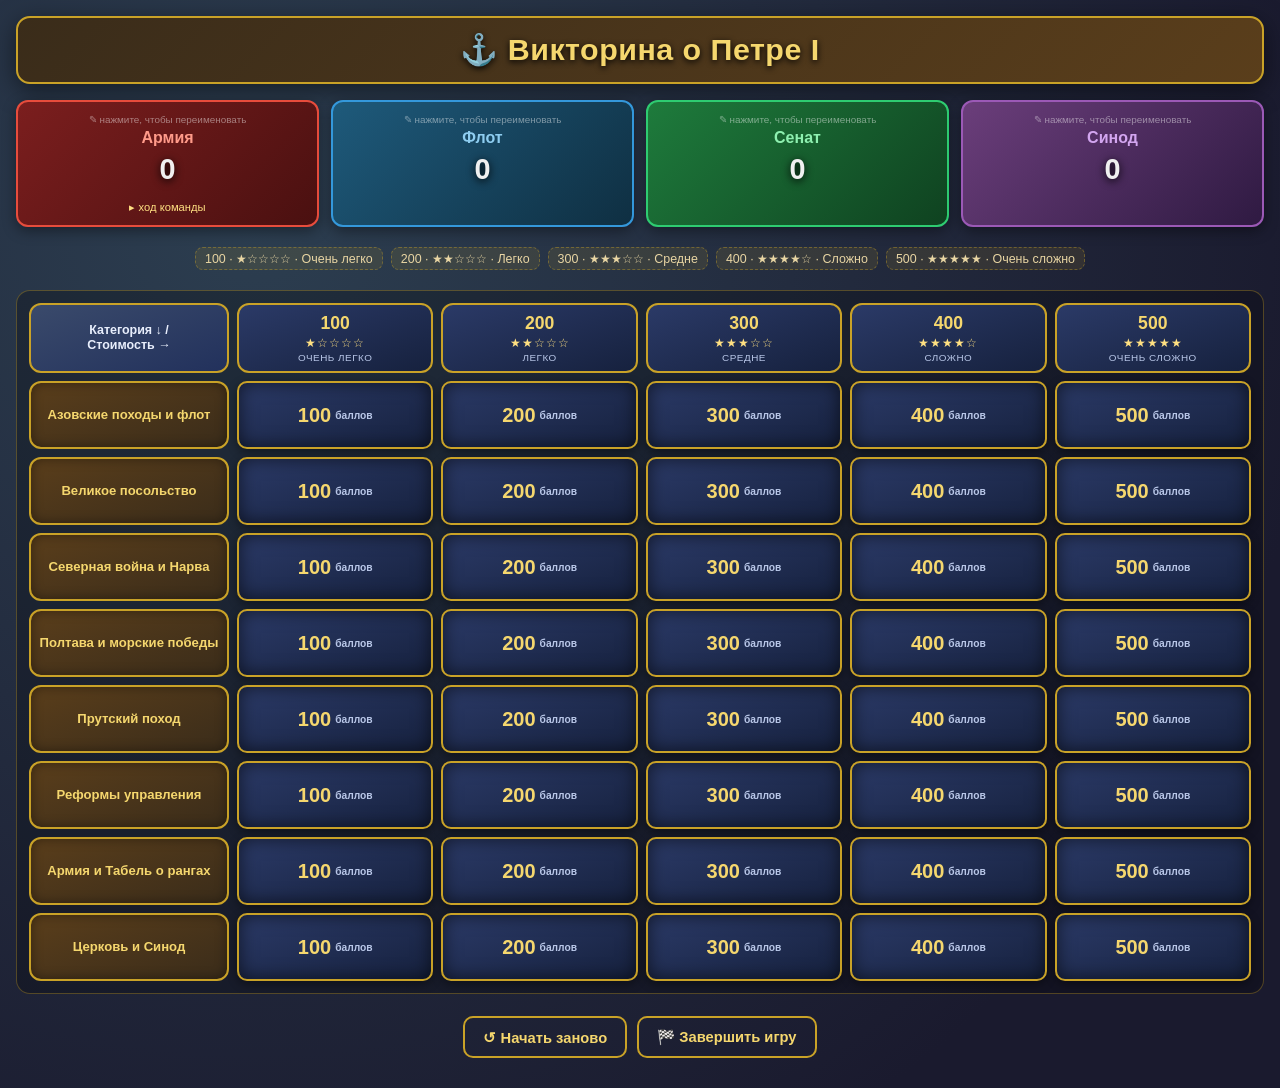
<file: Peter_I-quiz/Peter I.html>
<!DOCTYPE html>
<html lang="ru">
<head>
<meta charset="UTF-8">
<meta name="viewport" content="width=device-width, initial-scale=1.0">
<title>Викторина о Петре I — 4 команды</title>
<style>
  * { box-sizing: border-box; margin: 0; padding: 0; }

  body {
    font-family: 'Segoe UI', Tahoma, Geneva, Verdana, sans-serif;
    background: radial-gradient(circle at 20% 20%, #2c3e50, #1a1a2e 80%);
    min-height: 100vh;
    color: #f0f0f0;
    display: flex;
    justify-content: center;
    padding: 16px;
  }

  .app {
    width: 100%;
    max-width: 1400px;
    display: flex;
    flex-direction: column;
    gap: 16px;
  }

  header {
    text-align: center;
    padding: 14px 10px;
    background: linear-gradient(135deg, #3a2c1a, #5a3e1b);
    border: 2px solid #c9a227;
    border-radius: 14px;
    box-shadow: 0 6px 24px rgba(0,0,0,.5);
  }
  header h1 {
    font-size: clamp(1.2rem, 3vw, 1.9rem);
    color: #f5d76e;
    text-shadow: 0 2px 6px #000;
    letter-spacing: .5px;
  }
  header p { color: #e8d5a3; font-size: .9rem; margin-top: 4px; }

  .teams {
    display: grid;
    grid-template-columns: repeat(4, 1fr);
    gap: 12px;
  }
  @media (max-width: 900px) { .teams { grid-template-columns: repeat(2, 1fr); } }
  @media (max-width: 520px) { .teams { grid-template-columns: 1fr; } }

  .team-card {
    padding: 12px;
    border-radius: 12px;
    text-align: center;
    border: 2px solid;
    box-shadow: 0 4px 14px rgba(0,0,0,.4);
    transition: transform .2s, box-shadow .2s;
    position: relative;
  }
  .team-card:hover { transform: translateY(-2px); box-shadow: 0 8px 22px rgba(0,0,0,.55); }

  .team-card[data-team="0"] { background: linear-gradient(135deg, #7b1e1e, #4a1010); border-color: #e74c3c; }
  .team-card[data-team="1"] { background: linear-gradient(135deg, #1e5a7b, #0f2f42); border-color: #3498db; }
  .team-card[data-team="2"] { background: linear-gradient(135deg, #1e7b3c, #0f4220); border-color: #2ecc71; }
  .team-card[data-team="3"] { background: linear-gradient(135deg, #6b3e7b, #2f1a42); border-color: #9b59b6; }

  .team-card .name {
    font-size: 1rem;
    font-weight: 700;
    margin-bottom: 4px;
    background: transparent;
    border: none;
    color: inherit;
    text-align: center;
    width: 100%;
    font-family: inherit;
    cursor: pointer;
    padding: 2px 4px;
    border-radius: 6px;
    transition: background .15s;
  }
  .team-card .name:hover { background: rgba(255,255,255,.08); }
  .team-card .name:focus { outline: 2px solid #f5d76e; background: rgba(0,0,0,.25); }

  .team-card[data-team="0"] .name { color: #ff9b8a; }
  .team-card[data-team="1"] .name { color: #8ecdf0; }
  .team-card[data-team="2"] .name { color: #8ef0b0; }
  .team-card[data-team="3"] .name { color: #d3a6f0; }

  .team-card .edit-hint {
    font-size: .62rem;
    color: rgba(255,255,255,.45);
    margin-bottom: 2px;
  }

  .team-card .score {
    font-size: 1.8rem;
    font-weight: 800;
    text-shadow: 0 2px 8px #000;
    font-variant-numeric: tabular-nums;
  }
  .team-card .score.negative { color: #ff6b6b; }
  .team-card .score.flash-up { animation: flashUp .6s ease; }
  .team-card .score.flash-down { animation: flashDown .6s ease; }

  @keyframes flashUp {
    0% { transform: scale(1); }
    35% { transform: scale(1.25); color: #7CFC9C; }
    100% { transform: scale(1); }
  }
  @keyframes flashDown {
    0% { transform: scale(1); }
    35% { transform: scale(1.25); color: #ff6b6b; }
    100% { transform: scale(1); }
  }

  .team-card .delta {
    font-size: .8rem;
    height: 1em;
    color: #ffe082;
  }
  .team-card .delta.delta-up { color: #7CFC9C; }
  .team-card .delta.delta-down { color: #ff6b6b; }
  .team-card .turn-tag {
    font-size: .7rem;
    color: #ffe082;
    height: 1.1em;
    margin-top: 2px;
  }

  .legend {
    display: flex;
    flex-wrap: wrap;
    gap: 8px;
    justify-content: center;
    padding: 4px 0;
    font-size: .78rem;
    color: #e8d5a3;
  }
  .legend span {
    background: rgba(201,162,39,.12);
    border: 1px dashed rgba(201,162,39,.4);
    border-radius: 8px;
    padding: 3px 9px;
    white-space: nowrap;
  }

  .board-wrap {
    background: rgba(0,0,0,.25);
    padding: 12px;
    border-radius: 14px;
    border: 1px solid rgba(201,162,39,.35);
    overflow-x: auto;
  }

  .board {
    display: grid;
    grid-template-columns: 200px repeat(5, minmax(110px, 1fr));
    gap: 8px;
    min-width: 900px;
  }

  .corner {
    background: linear-gradient(160deg, #3a4a6b, #22315c);
    border: 2px solid #c9a227;
    border-radius: 12px;
    display: flex;
    align-items: center;
    justify-content: center;
    text-align: center;
    color: #e8eefc;
    font-weight: 700;
    font-size: .78rem;
    padding: 8px;
    line-height: 1.25;
  }

  .price-head {
    background: linear-gradient(160deg, #2b3a67, #16213e);
    border: 2px solid #c9a227;
    border-radius: 12px;
    display: flex;
    flex-direction: column;
    align-items: center;
    justify-content: center;
    color: #f5d76e;
    padding: 8px 6px;
    gap: 2px;
  }
  .price-head .ph-num {
    font-weight: 800;
    font-size: 1.1rem;
    font-variant-numeric: tabular-nums;
  }
  .price-head .ph-stars {
    font-size: .72rem;
    color: #ffe082;
    letter-spacing: 1px;
  }
  .price-head .ph-label {
    font-size: .62rem;
    color: #b9c7e8;
    text-transform: uppercase;
    letter-spacing: .5px;
  }

  .cat-label {
    background: linear-gradient(160deg, #5a3e1b, #3a2c1a);
    border: 2px solid #c9a227;
    border-radius: 12px;
    display: flex;
    align-items: center;
    justify-content: center;
    text-align: center;
    color: #f5d76e;
    font-weight: 800;
    font-size: .82rem;
    line-height: 1.28;
    padding: 10px 8px;
    box-shadow: inset 0 0 12px rgba(0,0,0,.4);
  }

  .cell {
    position: relative;
    min-height: 68px;
    border-radius: 10px;
    border: 2px solid #c9a227;
    background: linear-gradient(160deg, #2b3a67, #16213e);
    color: #f5d76e;
    font-weight: 800;
    cursor: pointer;
    display: flex;
    align-items: center;
    justify-content: center;
    gap: 4px;
    transition: transform .15s, filter .15s;
    box-shadow: inset 0 0 18px rgba(0,0,0,.6), 0 3px 10px rgba(0,0,0,.4);
    user-select: none;
    font-family: inherit;
  }
  .cell .cell-price { font-size: 1.25rem; font-variant-numeric: tabular-nums; }
  .cell .cell-sub { font-size: .64rem; color: #b9c7e8; font-weight: 600; }

  .cell:hover:not(.used):not(:disabled) { transform: scale(1.04); filter: brightness(1.25); }
  .cell.used {
    cursor: default;
    opacity: .3;
    background: #111;
    border-color: #555;
    color: #555;
    box-shadow: none;
    flex-direction: column;
  }
  .cell.used .cell-sub { display: none; }
  .cell.used::after {
    content: "✓";
    position: absolute;
    font-size: 1.6em;
    color: #4caf50;
    opacity: .85;
  }

  .overlay {
    position: fixed;
    inset: 0;
    background: rgba(0,0,0,.78);
    backdrop-filter: blur(4px);
    display: none;
    align-items: center;
    justify-content: center;
    padding: 16px;
    z-index: 50;
  }
  .overlay.show { display: flex; }

  .modal {
    background: linear-gradient(160deg, #1f2a44, #0e1628);
    border: 2px solid #c9a227;
    border-radius: 16px;
    max-width: 820px;
    width: 100%;
    max-height: 92vh;
    overflow-y: auto;
    padding: 22px;
    box-shadow: 0 20px 60px #000;
    animation: pop .25s ease;
  }
  @keyframes pop { from { transform: scale(.92); opacity: 0; } to { transform: scale(1); opacity: 1; } }

  .modal .meta {
    display: flex;
    justify-content: space-between;
    align-items: center;
    margin-bottom: 10px;
    font-size: .85rem;
    color: #e8d5a3;
    flex-wrap: wrap;
    gap: 6px;
  }
  .badge {
    background: #c9a227;
    color: #1a1a2e;
    font-weight: 800;
    border-radius: 8px;
    padding: 3px 10px;
  }
  .badge.team0 { background: #e74c3c; color: #fff; }
  .badge.team1 { background: #3498db; color: #fff; }
  .badge.team2 { background: #2ecc71; color: #063; }
  .badge.team3 { background: #9b59b6; color: #fff; }

  .cat-tag {
    display: inline-block;
    background: rgba(201,162,39,.18);
    border: 1px dashed #c9a227;
    color: #f5d76e;
    border-radius: 8px;
    padding: 2px 9px;
    font-size: .78rem;
    margin-bottom: 8px;
    margin-right: 6px;
  }
  .diff-tag {
    display: inline-block;
    background: rgba(155,89,182,.22);
    border: 1px dashed #9b59b6;
    color: #d3a6f0;
    border-radius: 8px;
    padding: 2px 9px;
    font-size: .78rem;
    margin-bottom: 8px;
  }

  .modal h2 {
    font-size: 1.08rem;
    color: #f5d76e;
    margin-bottom: 14px;
    line-height: 1.5;
  }

  .answers {
    display: grid;
    gap: 10px;
    margin-bottom: 14px;
  }
  .answer-btn {
    text-align: left;
    padding: 12px 14px;
    border-radius: 10px;
    border: 2px solid #3a4a6b;
    background: #16213e;
    color: #e8eefc;
    font-size: .97rem;
    cursor: pointer;
    transition: background .15s, border-color .15s, transform .1s;
    line-height: 1.35;
    font-family: inherit;
  }
  .answer-btn:hover:not(:disabled) { background: #22315c; border-color: #c9a227; transform: translateX(3px); }
  .answer-btn:disabled { cursor: default; }
  .answer-btn.correct { background: #14532d; border-color: #2ecc71; color: #b9f6ca; }
  .answer-btn.wrong { background: #5a1a1a; border-color: #e74c3c; color: #ffb3b3; }

  .result-line {
    min-height: 1.4em;
    margin-bottom: 12px;
    font-weight: 700;
    font-size: .95rem;
  }
  .result-line.ok { color: #7CFC9C; }
  .result-line.bad { color: #ff8a80; }

  .modal-actions { display: flex; gap: 10px; justify-content: flex-end; flex-wrap: wrap; }

  button.btn {
    font-family: inherit;
    font-weight: 700;
    font-size: .92rem;
    padding: 10px 18px;
    border-radius: 10px;
    border: 2px solid #c9a227;
    background: linear-gradient(135deg, #c9a227, #a8841a);
    color: #1a1a2e;
    cursor: pointer;
    transition: filter .15s, transform .1s;
  }
  button.btn:hover { filter: brightness(1.12); }
  button.btn:active { transform: scale(.97); }
  button.btn:disabled { opacity: .45; cursor: default; }

  button.btn.ghost {
    background: transparent;
    color: #f5d76e;
  }
  button.btn.ghost:hover { background: rgba(201,162,39,.15); }

  .footer {
    display: flex;
    justify-content: center;
    gap: 10px;
    flex-wrap: wrap;
    padding: 6px 0 14px;
  }

  .final { text-align: center; padding: 8px 0; }
  .final h2 { color: #f5d76e; font-size: 1.5rem; margin-bottom: 16px; }
  .final-list { display: flex; flex-direction: column; gap: 8px; margin-bottom: 18px; }
  .final-row {
    display: flex; justify-content: space-between; align-items: center;
    padding: 12px 16px; border-radius: 10px; border: 2px solid;
    font-size: 1.05rem;
  }
  .final-row .rank { font-weight: 800; width: 2em; text-align: left; }
  .final-row .fname { flex: 1; text-align: left; margin-left: 8px; font-weight: 700; }
  .final-row .fscore { font-weight: 800; font-variant-numeric: tabular-nums; }
  .final-row .fscore.negative { color: #ff6b6b; }
</style>
</head>
<body>
<div class="app">

  <header>
    <h1>⚓ Викторина о Петре I</h1>
  </header>

  <div class="teams" id="teams"></div>

  <div class="legend" id="legend"></div>

  <div class="board-wrap">
    <div class="board" id="board"></div>
  </div>

  <div class="footer">
    <button class="btn ghost" id="resetBtn">↺ Начать заново</button>
    <button class="btn ghost" id="finishBtn">🏁 Завершить игру</button>
  </div>

</div>

<div class="overlay" id="overlay">
  <div class="modal" id="modal">
    <div id="modalBody"></div>
  </div>
</div>

<script>
/* ============================================================
   ЦЕНЫ И СЛОЖНОСТЬ
   ============================================================ */
const PRICES = [100, 200, 300, 400, 500];
const DIFFICULTY = {
  100: { stars: "★☆☆☆☆", label: "Очень легко" },
  200: { stars: "★★☆☆☆", label: "Легко" },
  300: { stars: "★★★☆☆", label: "Средне" },
  400: { stars: "★★★★☆", label: "Сложно" },
  500: { stars: "★★★★★", label: "Очень сложно" }
};

/* ============================================================
   КАТЕГОРИИ И ВОПРОСЫ
   ============================================================ */
const CATEGORIES = [
  {
    id: "azov",
    name: "Азовские походы и флот",
    questions: [
      {
        price: 100,
        q: "В каком году состоялся первый Азовский поход?",
        options: ["1695 г.", "1696 г.", "1700 г.", "1709 г."],
        correct: 0
      },
      {
        price: 200,
        q: "Против какой крепости были направлены Азовские походы?",
        options: ["Нарва", "Азов", "Полтава", "Гангут"],
        correct: 1
      },
      {
        price: 300,
        q: "Что решила Боярская дума в 1696 г. по итогам Азовских походов?",
        options: [
          "Начать войну со Швецией",
          "Создать военный флот",
          "Отменить стрелецкое войско",
          "Построить новую столицу"
        ],
        correct: 1
      },
      {
        price: 400,
        q: "Чем завершился второй Азовский поход 1696 г.?",
        options: [
          "Поражением русских войск",
          "Взятием Азова",
          "Подписанием мира с Турцией",
          "Отступлением без боя"
        ],
        correct: 1
      },
      {
        price: 500,
        q: "В каком году состоялся второй Азовский поход?",
        options: ["1695 г.", "1696 г.", "1697 г.", "1700 г."],
        correct: 1
      }
    ]
  },
  {
    id: "embassy",
    name: "Великое посольство",
    questions: [
      {
        price: 100,
        q: "В каком году началось Великое посольство?",
        options: ["1695 г.", "1696 г.", "1697 г.", "1700 г."],
        correct: 2
      },
      {
        price: 200,
        q: "В какой стране Пётр I обучался кораблестроению?",
        options: ["Англия", "Голландия", "Швеция", "Франция"],
        correct: 1
      },
      {
        price: 300,
        q: "Против какой страны искали союзников в начале Великого посольства?",
        options: ["Швеция", "Турция", "Польша", "Пруссия"],
        correct: 1
      },
      {
        price: 400,
        q: "В каком году завершилось Великое посольство?",
        options: ["1697 г.", "1698 г.", "1699 г.", "1700 г."],
        correct: 1
      },
      {
        price: 500,
        q: "Кто из перечисленных возглавил Великое посольство?",
        options: ["Меншиков", "Лефорт", "Шереметев", "Апраксин"],
        correct: 1
      }
    ]
  },
  {
    id: "narva",
    name: "Северная война и Нарва",
    questions: [
      {
        price: 100,
        q: "Против какой страны Россия воевала в Северной войне?",
        options: ["Турция", "Швеция", "Польша", "Пруссия"],
        correct: 1
      },
      {
        price: 200,
        q: "В каком году произошла битва при Нарве?",
        options: ["1695 г.", "1700 г.", "1709 г.", "1721 г."],
        correct: 1
      },
      {
        price: 300,
        q: "Кто командовал шведской армией под Нарвой?",
        options: ["Карл XII", "Густав II Адольф", "Магнус Делагарди", "Карл XI"],
        correct: 0
      },
      {
        price: 400,
        q: "Что стало одной из причин поражения русской армии под Нарвой?",
        options: [
          "Численное превосходство шведов",
          "Отсутствие опыта у русской армии",
          "Предательство союзников",
          "Плохая погода"
        ],
        correct: 1
      },
      {
        price: 500,
        q: "Что сделал Пётр I накануне Нарвского сражения?",
        options: [
          "Принял командование",
          "Покинул армию",
          "Отправил подкрепление",
          "Начал переговоры"
        ],
        correct: 1
      }
    ]
  },
  {
    id: "poltava",
    name: "Полтава и морские победы",
    questions: [
      {
        price: 100,
        q: "В каком году произошла Полтавская битва?",
        options: ["1700 г.", "1709 г.", "1714 г.", "1721 г."],
        correct: 1
      },
      {
        price: 200,
        q: "У какого мыса в 1714 г. русский флот одержал победу?",
        options: ["Гренгам", "Гангут", "Нарва", "Кроншлот"],
        correct: 1
      },
      {
        price: 300,
        q: "При каком острове в 1720 г. была одержана морская победа?",
        options: ["Гангут", "Гренгам", "Нарва", "Азов"],
        correct: 1
      },
      {
        price: 400,
        q: "Кто потерпел поражение в Полтавской битве?",
        options: ["Карл XII", "Густав II Адольф", "Магнус Делагарди", "Пётр I"],
        correct: 0
      },
      {
        price: 500,
        q: "В каком году был подписан Ништадтский мирный договор?",
        options: ["1709 г.", "1714 г.", "1720 г.", "1721 г."],
        correct: 3
      }
    ]
  },
  {
    id: "prut",
    name: "Прутский поход",
    questions: [
      {
        price: 100,
        q: "В каком году состоялся Прутский поход?",
        options: ["1709 г.", "1711 г.", "1714 г.", "1721 г."],
        correct: 1
      },
      {
        price: 200,
        q: "Против какой страны был направлен Прутский поход?",
        options: ["Швеция", "Османская империя", "Польша", "Пруссия"],
        correct: 1
      },
      {
        price: 300,
        q: "На какой реке русская армия была окружена в 1711 г.?",
        options: ["Днепр", "Дон", "Прут", "Волга"],
        correct: 2
      },
      {
        price: 400,
        q: "Чем завершился Прутский поход для России?",
        options: [
          "Захватом Константинополя",
          "Подписанием мира с Турцией",
          "Присоединением Крыма",
          "Полным разгромом турок"
        ],
        correct: 1
      },
      {
        price: 500,
        q: "Что Россия потеряла по мирному договору после Прутского похода?",
        options: ["Киев", "Азов", "Смоленск", "Нарву"],
        correct: 1
      }
    ]
  },
  {
    id: "reforms",
    name: "Реформы управления",
    questions: [
      {
        price: 100,
        q: "В каком году Пётр I создал Сенат?",
        options: ["1705 г.", "1711 г.", "1717 г.", "1721 г."],
        correct: 1
      },
      {
        price: 200,
        q: "Как назначались члены Сената?",
        options: [
          "Выбирались дворянами",
          "Назначались царём",
          "Избирались Синодом",
          "Передавались по наследству"
        ],
        correct: 1
      },
      {
        price: 300,
        q: "Как назывались новые органы центрального управления вместо приказов?",
        options: ["Министерства", "Коллегии", "Приказы", "Советы"],
        correct: 1
      },
      {
        price: 400,
        q: "Сколько коллегий было создано к 1720-м гг.?",
        options: ["5", "8", "12", "15"],
        correct: 2
      },
      {
        price: 500,
        q: "Что из перечисленного НЕ было создано при Петре I?",
        options: ["Сенат", "Коллегии", "Синод", "Земский собор"],
        correct: 3
      }
    ]
  },
  {
    id: "army",
    name: "Армия и Табель о рангах",
    questions: [
      {
        price: 100,
        q: "Как назывались полки, созданные Петром I для обучения новой армии?",
        options: ["Стрелецкие", "Потешные", "Гвардейские", "Рекрутские"],
        correct: 1
      },
      {
        price: 200,
        q: "В каком году была введена рекрутская повинность?",
        options: ["1695 г.", "1700 г.", "1705 г.", "1722 г."],
        correct: 2
      },
      {
        price: 300,
        q: "В каком году была принята Табель о рангах?",
        options: ["1700 г.", "1705 г.", "1721 г.", "1722 г."],
        correct: 3
      },
      {
        price: 400,
        q: "Что устанавливала Табель о рангах?",
        options: [
          "Порядок наследования престола",
          "Иерархию чинов и порядок продвижения",
          "Правила церковной службы",
          "Размер налогов для крестьян"
        ],
        correct: 1
      },
      {
        price: 500,
        q: "Сколько классов было в Табели о рангах?",
        options: ["8", "10", "12", "14"],
        correct: 3
      }
    ]
  },
  {
    id: "church",
    name: "Церковь и Синод",
    questions: [
      {
        price: 100,
        q: "В каком году был учреждён Синод?",
        options: ["1700 г.", "1711 г.", "1721 г.", "1722 г."],
        correct: 2
      },
      {
        price: 200,
        q: "Кто возглавил Церковь после смерти патриарха Адриана в 1700 г.?",
        options: [
          "Стефан Яворский",
          "Патриарх Филарет",
          "Протопоп Аввакум",
          "Феофан Прокопович"
        ],
        correct: 0
      },
      {
        price: 300,
        q: "Какой орган заменил патриаршество?",
        options: ["Сенат", "Синод", "Монастырский приказ", "Собор"],
        correct: 1
      },
      {
        price: 400,
        q: "Что произошло с Русской церковью в 1721 г.?",
        options: [
          "Церковь получила самостоятельность",
          "Церковь подчинена государству через Синод",
          "Был избран новый патриарх",
          "Монастыри были восстановлены в правах"
        ],
        correct: 1
      },
      {
        price: 500,
        q: "Какой приказ управлял имуществом церкви при Петре I?",
        options: [
          "Синодальный приказ",
          "Монастырский приказ",
          "Патриарший приказ",
          "Церковный приказ"
        ],
        correct: 1
      }
    ]
  }
];

/* ============================================================
   СОСТОЯНИЕ ИГРЫ
   ============================================================ */
const TEAM_COLORS = ["#e74c3c", "#3498db", "#2ecc71", "#9b59b6"];

let teams = [
  { name: "Армия", score: 0 },
  { name: "Флот", score: 0 },
  { name: "Сенат", score: 0 },
  { name: "Синод", score: 0 }
];

let currentTeam = 0;
let activeQuestion = null;
let answered = false;

let used = {};

function initUsed() {
  used = {};
  CATEGORIES.forEach(cat => {
    used[cat.id] = {};
    PRICES.forEach(p => { used[cat.id][p] = false; });
  });
}

initUsed();

/* ============================================================
   РЕНДЕР
   ============================================================ */
const teamsEl = document.getElementById("teams");
const boardEl = document.getElementById("board");
const legendEl = document.getElementById("legend");

function escapeHtml(str) {
  return String(str)
    .replace(/&/g, "&amp;")
    .replace(/</g, "&lt;")
    .replace(/>/g, "&gt;")
    .replace(/"/g, "&quot;");
}

function renderLegend() {
  legendEl.innerHTML = PRICES.map(p => {
    const d = DIFFICULTY[p];
    return `<span>${p} · ${d.stars} · ${d.label}</span>`;
  }).join("");
}

function renderTeams() {
  teamsEl.innerHTML = teams.map((t, i) => `
    <div class="team-card" data-team="${i}">
      <div class="edit-hint">✎ нажмите, чтобы переименовать</div>
      <input
        class="name"
        data-team="${i}"
        value="${escapeHtml(t.name)}"
        maxlength="24"
        title="Изменить название команды"
      >
      <div class="score ${t.score < 0 ? "negative" : ""}" id="score-${i}">${t.score}</div>
      <div class="delta" id="delta-${i}"></div>
      <div class="turn-tag">${i === currentTeam ? "▸ ход команды" : ""}</div>
    </div>
  `).join("");

  teamsEl.querySelectorAll(".name").forEach(input => {
    const idx = Number(input.dataset.team);
    const save = () => {
      const val = input.value.trim();
      teams[idx].name = val || "Команда " + (idx + 1);
      input.value = teams[idx].name;
    };
    input.addEventListener("change", save);
    input.addEventListener("blur", save);
    input.addEventListener("keydown", (e) => {
      if (e.key === "Enter") input.blur();
    });
  });
}

function renderBoard() {
  boardEl.innerHTML = "";

  const corner = document.createElement("div");
  corner.className = "corner";
  corner.innerHTML = "Категория ↓ /<br>Стоимость →";
  boardEl.appendChild(corner);

  PRICES.forEach(price => {
    const d = DIFFICULTY[price];
    const ph = document.createElement("div");
    ph.className = "price-head";
    ph.innerHTML = `
      <span class="ph-num">${price}</span>
      <span class="ph-stars">${d.stars}</span>
      <span class="ph-label">${d.label}</span>
    `;
    boardEl.appendChild(ph);
  });

  CATEGORIES.forEach(cat => {
    const label = document.createElement("div");
    label.className = "cat-label";
    label.textContent = cat.name;
    boardEl.appendChild(label);

    PRICES.forEach(price => {
      const q = cat.questions.find(x => x.price === price);
      const isUsed = used[cat.id][price];
      const cell = document.createElement("button");
      cell.className = "cell" + (isUsed ? " used" : "");
      cell.disabled = isUsed;

      if (!q) {
        cell.textContent = "—";
        cell.disabled = true;
      } else {
        cell.innerHTML = `<span class="cell-price">${price}</span><span class="cell-sub">баллов</span>`;
        cell.title = `${cat.name} — ${price} баллов (${DIFFICULTY[price].label})`;
        cell.addEventListener("click", () => openQuestion(cat.id, price));
      }
      boardEl.appendChild(cell);
    });
  });
}

/* ============================================================
   ОТКРЫТИЕ ВОПРОСА
   ============================================================ */
function openQuestion(catId, price) {
  const cat = CATEGORIES.find(c => c.id === catId);
  if (!cat) return;
  if (used[cat.id][price]) return;

  const question = cat.questions.find(x => x.price === price);
  if (!question) return;

  activeQuestion = { category: cat, question, price, team: currentTeam };
  answered = false;

  const d = DIFFICULTY[price];

  const body = document.getElementById("modalBody");
  body.innerHTML = `
    <div class="meta">
      <span>Вопрос за <b>${price}</b> баллов</span>
      <span class="badge team${activeQuestion.team}">Отвечает: ${escapeHtml(teams[activeQuestion.team].name)}</span>
    </div>
    <div class="cat-tag">📚 ${escapeHtml(cat.name)}</div>
    <div class="diff-tag">Сложность: ${d.stars} (${d.label})</div>
    <h2>${escapeHtml(question.q)}</h2>
    <div class="answers" id="mAnswers"></div>
    <div class="result-line" id="mResult"></div>
    <div class="modal-actions">
      <button class="btn" id="mClose" disabled>Далее →</button>
    </div>
  `;

  const answersEl = document.getElementById("mAnswers");
  question.options.forEach((opt, idx) => {
    const b = document.createElement("button");
    b.className = "answer-btn";
    b.textContent = opt;
    b.addEventListener("click", () => selectAnswer(idx));
    answersEl.appendChild(b);
  });

  document.getElementById("mClose").addEventListener("click", closeModal);
  document.getElementById("overlay").classList.add("show");
}

/* ============================================================
   ОТВЕТ
   ============================================================ */
function selectAnswer(idx) {
  if (answered || !activeQuestion) return;
  answered = true;

  const { category, question, price, team } = activeQuestion;

  used[category.id][price] = true;

  const buttons = document.querySelectorAll("#mAnswers .answer-btn");
  const resultEl = document.getElementById("mResult");

  buttons.forEach((b, i) => {
    b.disabled = true;
    if (i === question.correct) b.classList.add("correct");
    else if (i === idx) b.classList.add("wrong");
  });

  const isCorrect = idx === question.correct;

  if (isCorrect) {
    teams[team].score += price;
    resultEl.textContent = `✅ Верно! +${price} баллов команде «${teams[team].name}»`;
    resultEl.className = "result-line ok";
    showDelta(team, "+" + price, true);
  } else {
    teams[team].score -= price;
    resultEl.textContent = `❌ Неверно. −${price} баллов команде «${teams[team].name}». Правильный ответ: «${question.options[question.correct]}»`;
    resultEl.className = "result-line bad";
    showDelta(team, "−" + price, false);
  }

  renderTeams();

  const scoreEl = document.getElementById("score-" + team);
  if (scoreEl) {
    scoreEl.classList.add(isCorrect ? "flash-up" : "flash-down");
    setTimeout(() => scoreEl.classList.remove("flash-up", "flash-down"), 650);
  }

  renderBoard();

  const closeBtn = document.getElementById("mClose");
  closeBtn.disabled = false;
  if (countRemaining() === 0) closeBtn.textContent = "🏁 Итоги";
}

function showDelta(teamIdx, text, isPositive) {
  const el = document.getElementById("delta-" + teamIdx);
  if (el) {
    el.textContent = text;
    el.className = "delta " + (isPositive ? "delta-up" : "delta-down");
    setTimeout(() => {
      if (el) { el.textContent = ""; el.className = "delta"; }
    }, 1800);
  }
}

function countRemaining() {
  let n = 0;
  CATEGORIES.forEach(cat => {
    PRICES.forEach(p => { if (!used[cat.id][p]) n++; });
  });
  return n;
}

/* ============================================================
   ЗАКРЫТИЕ / ПЕРЕХОД ХОДА
   ============================================================ */
function closeModal() {
  document.getElementById("overlay").classList.remove("show");
  activeQuestion = null;

  currentTeam = (currentTeam + 1) % teams.length;
  renderTeams();

  if (countRemaining() === 0) showFinal();
}

/* ============================================================
   ИТОГИ
   ============================================================ */
function showFinal() {
  const ranking = teams
    .map((t, i) => ({ name: t.name, score: t.score, idx: i }))
    .sort((a, b) => b.score - a.score);

  const medal = ["🥇", "🥈", "🥉", "4️⃣"];

  const body = document.getElementById("modalBody");
  body.innerHTML = `
    <div class="final">
      <h2>🏆 Итоги викторины</h2>
      <div class="final-list">
        ${ranking.map((r, place) => `
          <div class="final-row" style="border-color:${TEAM_COLORS[r.idx]};background:rgba(0,0,0,.25)">
            <span class="rank">${medal[place] || (place + 1)}</span>
            <span class="fname" style="color:${TEAM_COLORS[r.idx]}">${escapeHtml(r.name)}</span>
            <span class="fscore ${r.score < 0 ? "negative" : ""}">${r.score} баллов</span>
          </div>
        `).join("")}
      </div>
      <div class="modal-actions" style="justify-content:center">
        <button class="btn" id="finalReset">↺ Новая игра</button>
      </div>
    </div>
  `;

  document.getElementById("overlay").classList.add("show");
  document.getElementById("finalReset").addEventListener("click", () => {
    document.getElementById("overlay").classList.remove("show");
    resetGame();
  });
}

/* ============================================================
   СБРОС
   ============================================================ */
function resetGame() {
  teams = [
    { name: "Армия", score: 0 },
    { name: "Флот", score: 0 },
    { name: "Сенат", score: 0 },
    { name: "Синод", score: 0 }
  ];
  currentTeam = 0;
  activeQuestion = null;
  answered = false;
  initUsed();
  renderTeams();
  renderBoard();
}

/* ============================================================
   ЗАПУСК
   ============================================================ */
document.getElementById("resetBtn").addEventListener("click", () => {
  if (confirm("Начать игру заново? Текущие очки и названия команд сбросятся.")) {
    document.getElementById("overlay").classList.remove("show");
    resetGame();
  }
});

document.getElementById("finishBtn").addEventListener("click", () => {
  const total = teams.reduce((a, t) => a + Math.abs(t.score), 0);
  if (total === 0) {
    alert("Сначала ответьте хотя бы на один вопрос!");
    return;
  }
  showFinal();
});

document.getElementById("overlay").addEventListener("click", (e) => {
  if (e.target.id === "overlay" && answered && !document.querySelector(".final")) {
    closeModal();
  }
});

renderLegend();
renderTeams();
renderBoard();
</script>
</body>
</html>
</file>
<file: styles.css>
:root{
  --bg:#f5f0e6;
  --bg-deep:#e9dfcd;
  --card:#fffdf9;
  --ink:#2a2119;
  --ink-soft:#6f6152;
  --line:#e2d7c4;
  --wine:#7c2d2d;
  --wine-dark:#5a1f1f;
  --wine-soft:#f7ecea;
  --gold:#c19a3f;
  --green:#3c7a4e;
  --green-soft:#e9f4ec;
  --red:#b23a33;
  --red-soft:#f9eae8;
  --radius:16px;
  --shadow:0 4px 20px rgba(60,40,20,.08);
}
*{box-sizing:border-box}
body{
  margin:0;
  font-family:-apple-system,BlinkMacSystemFont,"Segoe UI",Roboto,"Helvetica Neue",Arial,sans-serif;
  background:var(--bg);
  color:var(--ink);
  line-height:1.55;
  -webkit-font-smoothing:antialiased;
  min-height:100vh;
}
h1,h2,h3{font-family:Georgia,"Iowan Old Style","Times New Roman",serif;}
a{color:inherit}

/* ---------- шапка ---------- */
.site-header{
  background:linear-gradient(135deg,#33201c 0%,#6e2b2b 100%);
  color:#f7efe2;
  position:sticky; top:0; z-index:50;
  box-shadow:0 2px 14px rgba(40,20,10,.25);
}
.header-inner{
  max-width:1080px; margin:0 auto; padding:14px 20px;
  display:flex; align-items:center; justify-content:space-between; gap:16px;
}
.logo{
  display:flex; align-items:center; gap:10px;
  color:inherit; text-decoration:none;
  font-family:Georgia,serif; font-weight:800; font-size:16px;
}
.logo-mark{font-size:22px}
.header-nav a{
  color:#e8d9c0; text-decoration:none; font-size:14px; font-weight:600; opacity:.9;
}
.header-nav a:hover{opacity:1; text-decoration:underline}

/* ---------- главная: hero ---------- */
.hero{
  padding:52px 20px 34px; text-align:center;
  background:radial-gradient(ellipse at top,#fbf7ee 0%,var(--bg) 70%);
}
.hero-kicker{
  font-size:12px; font-weight:800; letter-spacing:.14em; text-transform:uppercase;
  color:var(--gold); margin:0 0 10px;
}
.hero-title{
  font-size:clamp(28px,5vw,44px); margin:0 0 12px;
  color:var(--wine-dark); letter-spacing:-.01em;
}
.hero-sub{max-width:560px; margin:0 auto 26px; color:var(--ink-soft); font-size:16px}
.hero-stats{display:flex; justify-content:center; gap:38px; flex-wrap:wrap}
.hero-stats div{display:flex; flex-direction:column; align-items:center}
.hero-stats b{font-family:Georgia,serif; font-size:28px; color:var(--wine); line-height:1.1}
.hero-stats span{
  font-size:12.5px; color:var(--ink-soft); text-transform:uppercase;
  letter-spacing:.06em; font-weight:700;
}

/* ---------- каталог ---------- */
.catalog{max-width:1080px; margin:0 auto; padding:10px 20px 70px}
.filters{display:flex; gap:8px; flex-wrap:wrap; margin-bottom:22px}
.chip{
  padding:8px 16px; border-radius:999px; border:1px solid var(--line);
  background:var(--card); color:var(--ink-soft); font:inherit; font-size:13.5px;
  font-weight:700; cursor:pointer; transition:.15s;
}
.chip:hover{border-color:var(--gold); color:var(--wine)}
.chip.active{background:var(--wine); border-color:var(--wine); color:#fff}

.quiz-grid{display:grid; grid-template-columns:repeat(auto-fill,minmax(280px,1fr)); gap:18px}
.quiz-card{
  display:flex; gap:16px; padding:20px; background:var(--card);
  border-radius:var(--radius); border:1px solid var(--line);
  text-decoration:none; box-shadow:var(--shadow);
  transition:transform .18s, box-shadow .18s, border-color .18s;
}
.quiz-card:hover{
  transform:translateY(-3px);
  box-shadow:0 12px 28px rgba(60,40,20,.14);
  border-color:#d8c8ac;
}
.quiz-card-icon{
  flex:0 0 auto; width:52px; height:52px; border-radius:14px;
  display:grid; place-items:center; font-size:26px;
  background:linear-gradient(135deg,#f7efe0,#efe3cf); border:1px solid var(--line);
}
.quiz-card-body{flex:1; min-width:0}
.quiz-card-tags{display:flex; gap:6px; flex-wrap:wrap; margin-bottom:7px}
.tag{
  font-size:10.5px; font-weight:800; letter-spacing:.05em; text-transform:uppercase;
  padding:3px 9px; border-radius:999px; background:var(--wine-soft); color:var(--wine);
}
.tag.diff-easy{background:var(--green-soft); color:var(--green)}
.tag.diff-medium{background:#fdf4e2; color:#9a7018}
.tag.diff-hard{background:var(--red-soft); color:var(--red)}
.quiz-card h3{margin:0 0 6px; font-size:19px; color:var(--wine-dark)}
.quiz-card p{margin:0 0 14px; font-size:14px; color:var(--ink-soft); line-height:1.5}
.quiz-card-meta{
  display:flex; justify-content:space-between; align-items:center;
  font-size:12.5px; color:var(--ink-soft); font-weight:700;
}
.quiz-card-meta .go{color:var(--wine); opacity:.85}
.empty{color:var(--ink-soft); padding:30px 0; text-align:center}

/* ---------- экран викторины ---------- */
.quiz-view{max-width:760px; margin:0 auto; padding:32px 20px 80px}
.quiz-topbar{
  display:flex; justify-content:space-between; align-items:center;
  gap:14px; margin-bottom:18px; flex-wrap:wrap;
}
.back-link{color:var(--wine); text-decoration:none; font-weight:700; font-size:14px}
.back-link:hover{text-decoration:underline}
.quiz-crumb{
  font-size:13px; color:var(--ink-soft); font-weight:700;
  text-transform:uppercase; letter-spacing:.06em;
  white-space:nowrap; overflow:hidden; text-overflow:ellipsis; max-width:60%;
}
.progress{
  height:8px; background:var(--bg-deep); border-radius:999px;
  overflow:hidden; margin-bottom:14px;
}
.progress-fill{
  height:100%; background:linear-gradient(90deg,var(--gold),#d9b35a);
  border-radius:999px; transition:width .3s;
}
.q-count{
  font-size:12.5px; font-weight:800; text-transform:uppercase;
  letter-spacing:.08em; color:var(--ink-soft); margin-bottom:14px;
}
.q-card{
  background:var(--card); border:1px solid var(--line); border-radius:20px;
  padding:28px 28px 24px; box-shadow:var(--shadow);
}
.q-title{
  font-size:clamp(19px,3vw,23px); line-height:1.35;
  margin:0 0 22px; color:var(--wine-dark);
}

/* ---------- варианты ответа ---------- */
.options{display:flex; flex-direction:column; gap:10px}
.option{
  display:flex; align-items:flex-start; gap:13px; width:100%; text-align:left;
  padding:13px 16px; border-radius:12px; border:1.5px solid var(--line);
  background:#fff; font:inherit; font-size:15.5px; color:var(--ink);
  cursor:pointer; transition:.15s;
}
.option:hover:not(.locked){border-color:#cdb894; background:#fdfaf3}
.option-letter{
  flex:0 0 auto; width:26px; height:26px; border-radius:8px;
  display:grid; place-items:center; background:var(--bg-deep);
  color:var(--wine); font-weight:800; font-size:13px; font-family:Georgia,serif;
}
.option.selected{border-color:var(--wine); background:var(--wine-soft); box-shadow:0 0 0 2px rgba(124,45,45,.12)}
.option.selected .option-letter{background:var(--wine); color:#fff}
.option.correct{border-color:var(--green); background:var(--green-soft)}
.option.correct .option-letter{background:var(--green); color:#fff}
.option.wrong{border-color:var(--red); background:var(--red-soft)}
.option.wrong .option-letter{background:var(--red); color:#fff}

/* ---------- поле ввода ---------- */
.text-input{
  width:100%; padding:14px 16px; border:1.5px solid var(--line);
  border-radius:12px; font:inherit; font-size:16px;
  background:#fff; color:var(--ink);
}
.text-input:focus{outline:none; border-color:var(--wine); box-shadow:0 0 0 3px rgba(124,45,45,.12)}
.text-input.correct{border-color:var(--green); background:var(--green-soft)}
.text-input.wrong{border-color:var(--red); background:var(--red-soft)}

/* ---------- обратная связь ---------- */
.q-feedback{
  display:none; margin-top:20px; padding:15px 17px;
  border-radius:12px; font-size:15px; line-height:1.5;
}
.q-feedback.show{display:block}
.q-feedback.ok{background:var(--green-soft); color:#255c36; border:1px solid #b9dcc4}
.q-feedback.bad{background:var(--red-soft); color:#8c2b25; border:1px solid #eec4c0}
.explanation{margin-top:8px; font-size:13.5px; font-weight:400; opacity:.85}

.q-footer{display:flex; justify-content:flex-end; margin-top:22px}

/* ---------- кнопки ---------- */
.btn{
  font:inherit; font-weight:800; padding:13px 30px; border-radius:999px;
  border:none; cursor:pointer; transition:.15s; text-decoration:none;
  display:inline-flex; align-items:center; justify-content:center;
}
.btn:active:not(:disabled){transform:scale(.98)}
.btn-primary{background:var(--wine); color:#fff; box-shadow:0 6px 16px rgba(124,45,45,.28)}
.btn-primary:hover:not(:disabled){background:var(--wine-dark)}
.btn-primary:disabled{background:#c9b9a6; box-shadow:none; cursor:not-allowed}
.btn-ghost{background:transparent; border:1.5px solid var(--line); color:var(--ink-soft)}
.btn-ghost:hover{border-color:var(--wine); color:var(--wine)}

/* ---------- результаты ---------- */
.results-card{
  background:var(--card); border:1px solid var(--line); border-radius:20px;
  padding:34px 28px; text-align:center; box-shadow:var(--shadow); margin-bottom:26px;
}
.score-ring{
  --p:0;
  width:158px; height:158px; border-radius:50%; margin:0 auto 22px;
  background:conic-gradient(var(--gold) calc(var(--p) * 1%), var(--bg-deep) 0);
  display:grid; place-items:center;
}
.score-ring-inner{
  width:124px; height:124px; border-radius:50%; background:var(--card);
  display:grid; place-items:center; font-family:Georgia,serif;
  font-size:30px; font-weight:800; color:var(--wine-dark);
}
.results-card h2{font-size:24px; margin:0 0 8px; color:var(--wine-dark)}
.results-score{color:var(--ink-soft); margin:0 0 6px; font-size:15px}
.results-verdict{color:var(--ink); font-size:16px; margin:0 0 24px; font-weight:600}
.results-actions{display:flex; gap:12px; justify-content:center; flex-wrap:wrap}

.review{
  background:var(--card); border:1px solid var(--line); border-radius:20px;
  padding:24px 26px; box-shadow:var(--shadow);
}
.review h3{margin:0 0 16px; font-size:18px; color:var(--wine-dark)}
.review-item{display:flex; gap:12px; padding:12px 0; border-top:1px solid var(--line)}
.review-item:first-of-type{border-top:none}
.review-mark{
  flex:0 0 auto; width:24px; height:24px; border-radius:50%;
  display:grid; place-items:center; font-size:13px; font-weight:800; color:#fff;
}
.review-item.ok .review-mark{background:var(--green)}
.review-item.bad .review-mark{background:var(--red)}
.review-q{font-size:14.5px; line-height:1.45}
.review-a{font-size:13px; color:var(--ink-soft); margin-top:4px}
.review-a b{color:var(--wine)}

.site-footer{text-align:center; padding:26px 20px 40px; color:#9b8b76; font-size:12.5px}

@media (max-width:560px){
  .quiz-card{flex-direction:column; gap:12px}
  .hero-stats{gap:26px}
  .q-card{padding:22px 18px 18px}
  .hero{padding:36px 16px 26px}
  .quiz-crumb{max-width:100%}
}
</file>
